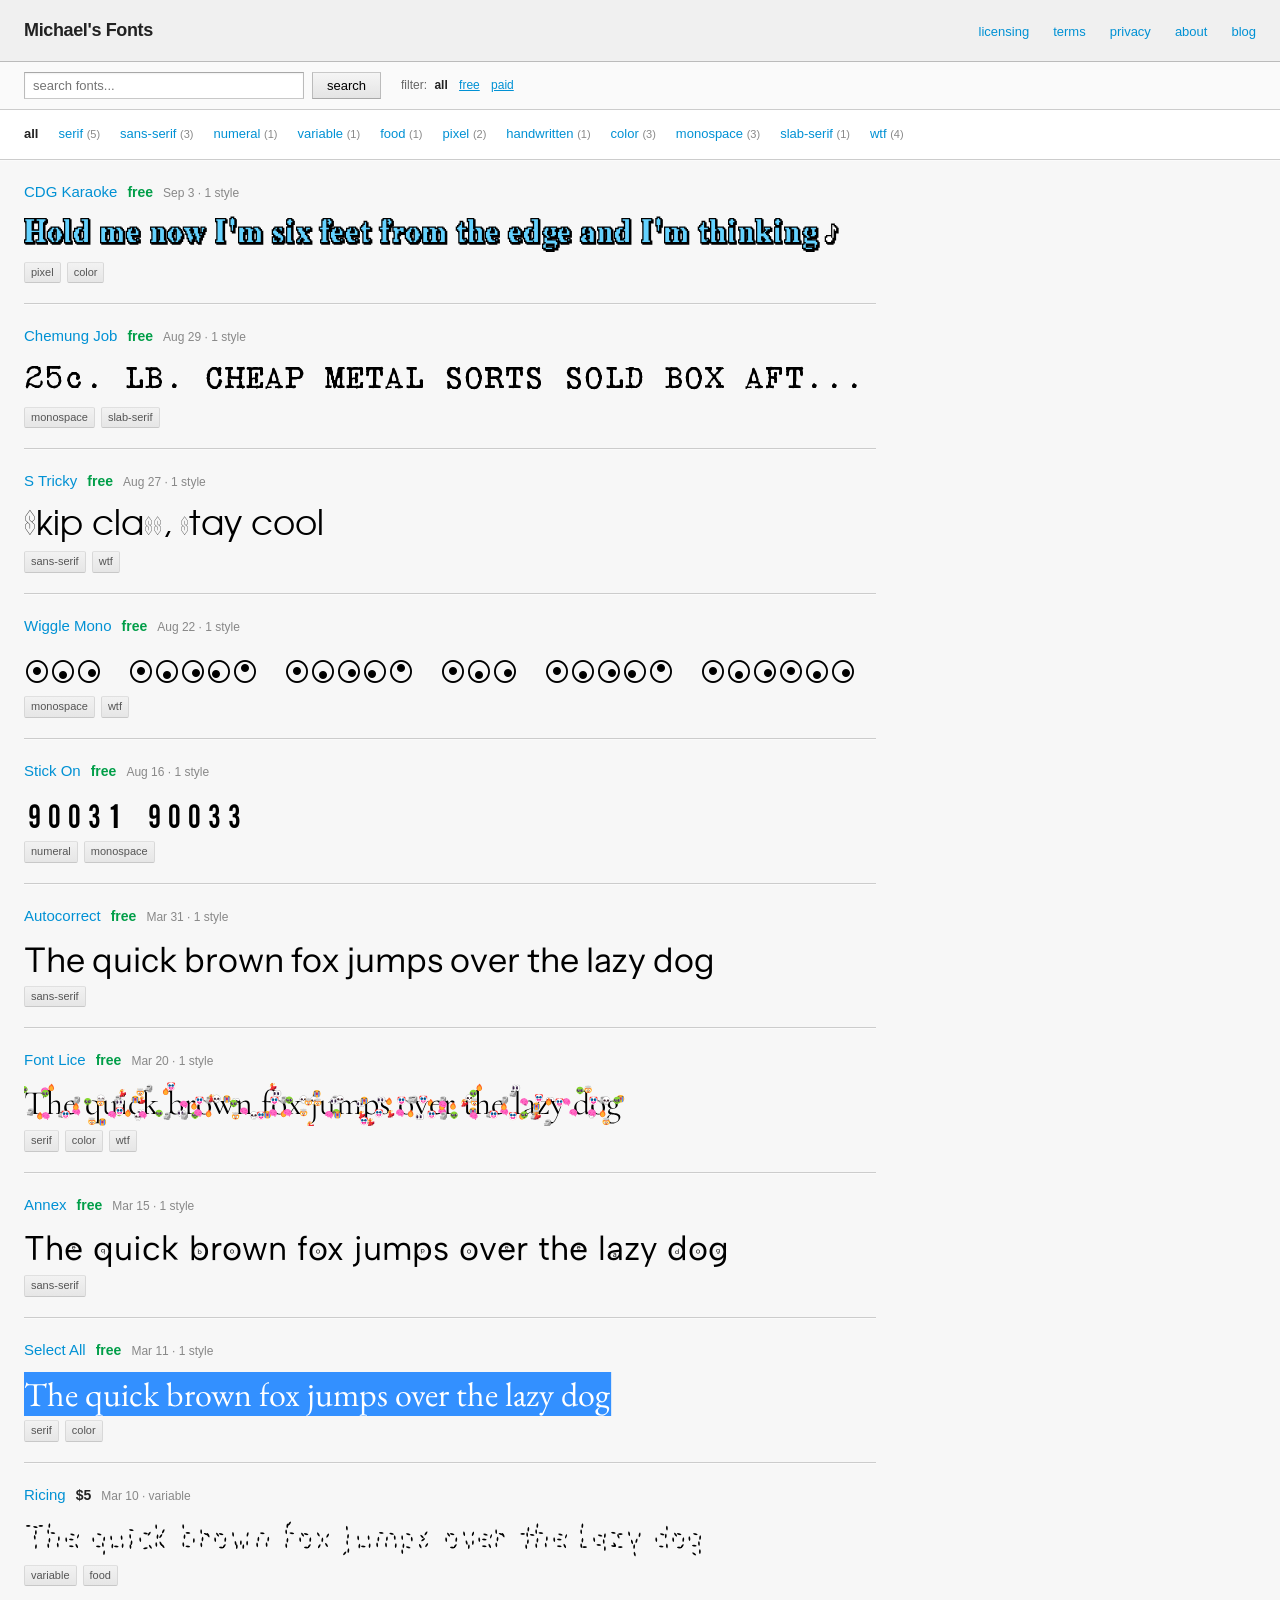
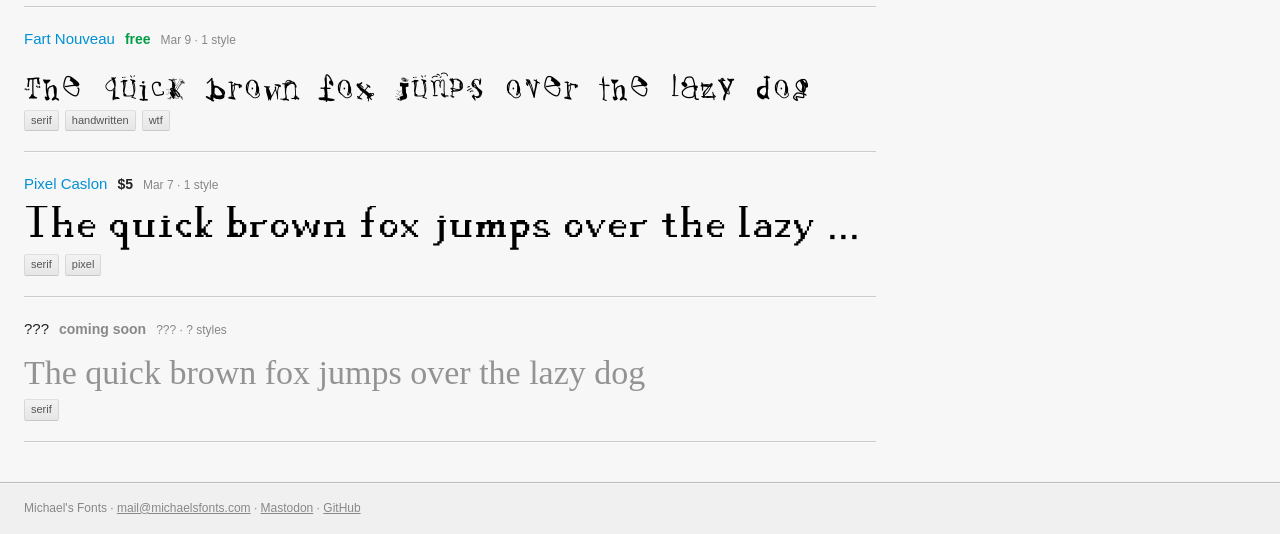
<file: index.html>
<!DOCTYPE html>
<html lang="en"><head>
<meta charset="UTF-8">
<meta name="viewport" content="width=device-width, initial-scale=1.0">
<meta name="format-detection" content="telephone=no, date=no, address=no, email=no">
<title>Michael's Fonts</title>
<meta name="description" content="Browse, preview, and buy fonts from Michael's Fonts. No accounts required. Fonts delivered by email after purchase.">
<link rel="stylesheet" href="style.css">
</head>
<body>

<div class="header">
  <h1><a href="index.html">Michael's Fonts</a></h1>
  <nav>
    <a href="licensing/">licensing</a>
    <a href="terms/">terms</a>
    <a href="privacy/">privacy</a>
    <a href="about/">about</a>
    <a href="blog/">blog</a>
  </nav>
</div>

<div class="search-bar">
  <input type="text" placeholder="search fonts..." id="searchInput">
  <button onclick="filterFonts()">search</button>
  <div class="filter-links">
    filter:
    <a href="#" data-price="all" onclick="filterByPrice('all'); return false;">all</a>
    <a href="#" data-price="free" onclick="filterByPrice('free'); return false;">free</a>
    <a href="#" data-price="paid" onclick="filterByPrice('paid'); return false;">paid</a>
  </div>
</div>

<div class="categories" id="categories"></div>

<div class="listings" id="listings">
  </div>

<div class="detail-overlay" id="detailOverlay" onclick="if(event.target===this)closeDetail()">
  <div class="detail-panel" id="detailPanel">
  </div>
</div>

<div class="footer">
  Michael's Fonts · <a href="mailto:mail@michaelsfonts.com">mail@michaelsfonts.com</a> · <a rel="me" href="https://typo.social/@michaelsfonts">Mastodon</a> · <a href="https://github.com/michaelsfonts">GitHub</a>
</div>

<script>
const fonts = [
  {
    name: "CDG Karaoke",
    designer: "Michael Seh",
    family: "'CDG Karaoke', 'Times New Roman', serif",
    category: "pixel",
    price: 0,
    license: "SIL Open Font License 1.1",
    styles: 1,
    variable: false,
    date: "Sep 3",
    desc: "The words on an old karaoke screen, turned into a font. White until you sing them, then they fill in, one word at a time, the way the machine paints the line. The demo plays a line from <a href='https://www.youtube.com/watch?v=qnkuBUAwfe0&amp;t=47s'>Creed, One Last Breath</a>.",
    tags: ["pixel", "color"],
    previewText: "Hold me now I'm six feet from the edge and I'm thinking ♪",
    inputDefault: "Hold me now I'm six feet from the edge and I'm thinking",
    sync: [{ w: 3, ms: 2610 }, { w: 9, ms: 5000 }],
    karaoke: true
  },
  {
    name: "Chemung Job",
    designer: "Michael Seh",
    family: "'Chemung Job', monospace",
    category: "monospace",
    price: 0,
    license: "SIL Open Font License 1.1",
    styles: 1,
    variable: false,
    date: "Aug 29",
    desc: "A monospaced slab serif traced from a printed 12 point Monotype job-type specimen sold by the Chemung Printing Company of Elmira, N.Y. The source was a partial showing, so the face has only the 49 characters that specimen printed.",
    tags: ["monospace", "slab-serif"],
    previewText: "25c. LB. CHEAP METAL SORTS SOLD BOX AFTER BOX",
    inputDefault: "25c. LB. CHEAP METAL SORTS SOLD BOX AFTER BOX",
    charset: ' "#$%&-.012356789:;ABCDEFGHIJKLMNOPQRSTUVWXabcdefg',
    buyLink: "https://michaelsfonts.com/downloads/ChemungJob-0.001.zip",
    buyNote: "Includes Regular · OTF + TTF + WOFF2 + WOFF · Desktop + web use · SIL OFL · <a href='https://github.com/michaelsfonts/Chemung-Job'>source on GitHub</a>"
  },
  {
    name: "S Tricky",
    designer: "Michael Seh",
    family: "'S Tricky', sans-serif",
    category: "sans-serif",
    price: 0,
    license: "SIL Open Font License 1.1",
    styles: 1,
    variable: false,
    date: "Aug 27",
    desc: "The Super S, a letter of sorts, has no known single author. Although it may well have been my friend Mattias, who first showed it to me in elementary school and is, as far as I'm concerned, the author.",
    tags: ["sans-serif", "wtf"],
    previewText: "Skip class, stay cool",
    inputDefault: "Skip class, stay cool",
    buyLink: "https://michaelsfonts.com/downloads/S-Tricky-1.0.0.zip",
    buyNote: "Includes Regular · TTF + WOFF2 + WOFF · Desktop + web use · SIL OFL · <a href='https://github.com/michaelsfonts/S-Tricky'>source on GitHub</a>"
  },
  {
    name: "Wiggle Mono",
    designer: "Michael Seh",
    family: "'Wiggle Mono', monospace",
    category: "monospace",
    price: 0,
    license: "SIL Open Font License 1.1",
    styles: 1,
    variable: false,
    date: "Aug 22",
    desc: "All eyes. Type a few in a row and the pupil looks around as it goes.",
    tags: ["monospace", "wtf"],
    noAutocorrect: true,
    buyLink: "https://michaelsfonts.com/downloads/WiggleMono-1.000.zip",
    buyNote: "Includes Regular · OTF + TTF + WOFF2 + WOFF · Desktop + web use · SIL OFL · <a href='https://github.com/michaelsfonts/Wiggle-Mono'>source on GitHub</a>"
  },
  {
    name: "Stick On",
    designer: "Michael Seh",
    family: "'Stick On', monospace",
    category: "numeral",
    price: 0,
    license: "SIL Open Font License 1.1",
    styles: 1,
    variable: false,
    date: "Aug 16",
    desc: "The stick-on vinyl numbers from the hardware store, turned into a font. A numeral font, 0–9. Monospaced, one slot per digit. Skinny 1, fat 8, same box.",
    tags: ["numeral", "monospace"],
    buyLink: "https://michaelsfonts.com/downloads/StickOn-v4.000.zip",
    buyNote: "Numerals 0–9 · OTF + TTF + WOFF2 + WOFF · Desktop + web use · SIL OFL · <a href='https://github.com/michaelsfonts/Stick-On'>source on GitHub</a>"
  },
  {
    name: "Autocorrect",
    designer: "Michael Seh",
    family: "'Autocorrect', sans-serif",
    category: "sans-serif",
    price: 0,
    license: "SIL Open Font License 1.1",
    styles: 1,
    variable: false,
    date: "Mar 31",
    desc: "A font that fixes your spelling. Try typing: definately, recieve, accomodate",
    tags: ["sans-serif"],
    noAutocorrect: true,
    buyLink: "https://michaelsfonts.com/downloads/Autocorrect.zip",
    buyNote: "Includes Regular · TTF + WOFF2 · Desktop + web use · SIL OFL"
  },
  {
    name: "Font Lice",
    designer: "Michael Seh",
    family: "'Font Lice', serif",
    category: "serif",
    price: 0,
    license: "SIL Open Font License 1.1",
    styles: 1,
    variable: false,
    date: "Mar 20",
    desc: "A display serif with an infestation. Small emoji icons attach themselves to letterforms at their most structurally vulnerable points. Hairline strokes, serif tips, terminals, and curve junctions all become host sites for digital organisms.",
    tags: ["serif", "color", "wtf"],
    buyLink: "https://michaelsfonts.com/downloads/FontLice-v1.0.zip",
    buyNote: "Includes Regular \u00b7 OTF + WOFF2 \u00b7 Desktop + web use \u00b7 SIL OFL"
  },
  {
    name: "Annex",
    designer: "Michael Seh",
    family: "'Annex', sans-serif",
    category: "sans-serif",
    price: 0,
    license: "SIL Open Font License 1.1",
    styles: 1,
    variable: false,
    date: "Mar 15",
    desc: "Some letters contain tiny versions of themselves.",
    tags: ["sans-serif"],
    buyLink: "https://michaelsfonts.com/downloads/Annex-v1.0.zip",
    buyNote: "Includes Regular · OTF + WOFF · Desktop + web use · SIL OFL"
  },
  {
    name: "Select All",
    designer: "Michael Seh",
    family: "'Select All', serif",
    category: "serif",
    price: 0,
    license: "SIL Open Font License 1.1",
    styles: 1,
    variable: false,
    date: "Mar 11",
    desc: "A color font based on EB Garamond where every glyph appears permanently text-selected. White letterforms on blue highlight rectangles.",
    tags: ["serif", "color"],
    buyLink: "https://michaelsfonts.com/downloads/SelectAll-v1.2.zip",
    buyNote: "Includes Regular \u00b7 TTF + WOFF2 \u00b7 Desktop + web use \u00b7 SIL OFL"
  },
  {
    name: "Ricing",
    designer: "Michael's Fonts",
    family: "'Ricing', sans-serif",
    category: "food",
    price: 5,
    license: "Proprietary",
    styles: 9,
    variable: true,
    axes: "wght 100\u2013900",
    weightMin: 100,
    weightMax: 900,
    weightDefault: 400,
    date: "Mar 10",
    desc: "Every letter is composed of rice grain tapered ovals.",
    tags: ["food", "variable"],
    buyLink: "https://buy.stripe.com/aFa14o3Mp6iG1vN7IK87K03",
    buyNote: "Includes 9 weights (Thin\u2013Black) \u00b7 Variable OTF + TTF + WOFF2 \u00b7 Desktop + web use"
  },
  {
    name: "Fart Nouveau",
    designer: "Michael Seh",
    family: "'Fart Nouveau', serif",
    category: "serif",
    price: 0,
    license: "SIL Open Font License 1.1",
    styles: 1,
    variable: false,
    date: "Mar 9",
    desc: "Handwritten serif that smells like 1890s Paris.",
    tags: ["serif", "handwritten", "wtf"],
    buyLink: "https://michaelsfonts.com/downloads/Fart-Nouveau.zip",
    buyNote: "Includes Regular · OTF + WOFF2 · Desktop + web use · SIL OFL"
  },
  {
    name: "Pixel Caslon",
    designer: "Michael Seh",
    family: "'Pixel Caslon', serif",
    category: "pixel",
    price: 5,
    license: "Proprietary",
    styles: 1,
    variable: false,
    date: "Mar 7",
    desc: "A display typeface that renders the proportions of William Caslon\u2019s 18th-century Roman types on a visible pixel grid. Every glyph is constructed from filled rectangles aligned to a 64-unit grid on a 1024 UPM canvas. There are no curves or sub-pixel positions. Every contour is a staircase, every serif is a stepped bracket. The result is a font that is unmistakably pixelated yet retains the stroke contrast, oblique stress, and bracketed serifs that define the Caslon style.",
    tags: ["serif", "pixel"],
    buyLink: "https://buy.stripe.com/3cI5kE0Ad22qeizd3487K02",
    buyNote: "Includes Regular \u00b7 TTF + WOFF2 \u00b7 Desktop + web use"
  },
  {
    name: "???",
    designer: "Michael's Fonts",
    family: "serif",
    category: "serif",
    price: 0,
    license: "?",
    styles: "?",
    variable: false,
    date: "???",
    desc: "Something new is in the works. Stay tuned.",
    tags: ["serif"],
    comingSoon: true
  },
];

const previewText = "The quick brown fox jumps over the lazy dog";

const laZipCodes = ["90012", "90013", "90014", "90015", "90021", "90026", "90027", "90029", "90039", "90057", "90005", "90006", "90010", "90020", "90031", "90033"];
function randomZips(n) {
  return [...laZipCodes].sort(() => Math.random() - 0.5).slice(0, n).join("  ");
}
(function () {
  const stickOn = fonts.find(f => f.name === "Stick On");
  if (stickOn) {
    stickOn.previewText = randomZips(2);
    stickOn.inputDefault = randomZips(1);
  }
})();

let currentFilter = { category: 'all', price: 'all', search: '' };

function renderListings() {
  const container = document.getElementById('listings');
  const filtered = fonts.filter(f => {
    if (currentFilter.category === 'variable' && !f.variable) return false;
    if (currentFilter.category !== 'all' && currentFilter.category !== 'variable' && f.category !== currentFilter.category && !f.tags.includes(currentFilter.category)) return false;
    if (currentFilter.price === 'free' && (f.price > 0 || f.comingSoon)) return false;
    if (currentFilter.price === 'paid' && (f.price === 0 || f.comingSoon)) return false;
    if (currentFilter.search) {
      const q = currentFilter.search.toLowerCase();
      if (!f.name.toLowerCase().includes(q) && !f.tags.some(t => t.toLowerCase() === q) && f.category.toLowerCase() !== q) return false;
    }
    return true;
  });

  if (filtered.length === 0) {
    container.innerHTML = '<div style="padding:24px;color:#888;">no fonts found.</div>';
    return;
  }

  container.innerHTML = filtered.map((f, i) => `
    <div class="listing${f.comingSoon ? ' coming-soon' : ''}" data-index="${fonts.indexOf(f)}"${f.comingSoon ? '' : ` onclick="openDetail(${fonts.indexOf(f)})"`}>
      <div class="listing-top">
        <div class="listing-title">${f.comingSoon ? f.name : `<a href="#" onclick="event.stopPropagation(); openDetail(${fonts.indexOf(f)}); return false;">${f.name}</a>`}</div>
        ${f.comingSoon ? '<div class="listing-soon">coming soon</div>' : (f.draft ? '<div class="listing-draft">draft</div>' : (f.price === 0 ? '<div class="listing-free">free</div>' : '<div class="listing-price">$' + f.price + '</div>'))}
        <div class="listing-meta">${f.date} &middot; ${f.comingSoon ? '? styles' : (f.variable ? 'variable' : f.styles + ' style' + (f.styles > 1 ? 's' : ''))}</div>
      </div>
      <div class="listing-preview${f.karaoke ? ' cdg-preview' : ''}" style="font-family: ${f.family};${f.comingSoon ? ' opacity:0.4;' : ''}">${f.previewText || previewText}</div>
      <div class="listing-tags">
        ${[...f.tags].sort((a, b) => {
          const priority = ['serif', 'sans-serif', 'variable'];
          const ai = priority.indexOf(a), bi = priority.indexOf(b);
          if (ai !== -1 && bi !== -1) return ai - bi;
          if (ai !== -1) return -1;
          if (bi !== -1) return 1;
          return 0;
        }).map(t => `<a href="#" class="tag" onclick="event.stopPropagation(); filterByTag('${t}'); return false;">${t}</a>`).join('')}
      </div>
    </div>
  `).join('');
}

function filterByCategory(cat) {
  currentFilter.category = cat;
  if (cat === 'all') {
    currentFilter.price = 'all';
    updatePriceLinks();
  }
  renderCategories();
  renderListings();
}

function filterByPrice(p) {
  currentFilter.price = p;
  if (p === 'all') {
    currentFilter.category = 'all';
    renderCategories();
  }
  updatePriceLinks();
  renderListings();
}

function filterByTag(tag) {
  currentFilter.search = tag;
  currentFilter.category = 'all';
  currentFilter.price = 'all';
  document.getElementById('searchInput').value = tag;
  renderCategories();
  updatePriceLinks();
  renderListings();
}

function filterFonts() {
  currentFilter.search = document.getElementById('searchInput').value.trim();
  renderListings();
}

function renderCategories() {
  const container = document.getElementById('categories');
  const counts = {};
  fonts.forEach(f => {
    counts[f.category] = (counts[f.category] || 0) + 1;
    f.tags.forEach(t => { if (t !== f.category && t !== 'free') counts[t] = (counts[t] || 0) + 1; });
  });
  const categoryOrder = ['serif', 'sans-serif', 'numeral', 'variable', 'food', 'pixel', 'handwritten', 'fun', 'mashup'];
  const orderedCats = categoryOrder.filter(cat => counts[cat]);
  Object.keys(counts).forEach(cat => { if (!orderedCats.includes(cat)) orderedCats.push(cat); });
  container.innerHTML = '<a href="#" class="' + (currentFilter.category === 'all' ? 'active' : '') + '" onclick="filterByCategory(\'all\'); return false;">all</a>' +
    orderedCats.map(cat =>
      '<a href="#" class="' + (currentFilter.category === cat ? 'active' : '') + '" onclick="filterByCategory(\'' + cat + '\'); return false;">' + cat + ' <span class="count">(' + counts[cat] + ')</span></a>'
    ).join('');
}

function updatePriceLinks() {
  document.querySelectorAll('.filter-links a[data-price]').forEach(a => {
    a.classList.toggle('active', a.dataset.price === currentFilter.price);
  });
}

document.getElementById('searchInput').addEventListener('keydown', (e) => {
  if (e.key === 'Enter') filterFonts();
});

function openKaraoke(f) {
  const panel = document.getElementById('detailPanel');
  const ph = f.inputDefault || '';
  panel.innerHTML = `
    <a href="#" class="back-link" onclick="closeDetail(); return false;">← back to fonts</a>
    <h2>${f.name}</h2>${f.draft ? '<span class="detail-draft">draft</span>' : ''}
    <div class="detail-designer">${f.license} &middot; color</div>
    <div class="kbox" id="kbox">
      <div class="kline" id="kline"><span class="kcursor" id="kcursor">♪</span></div>
      <div class="khint" id="khint"></div>
      <input class="k-sr" id="kInput" autocomplete="off" autocorrect="off" autocapitalize="characters" spellcheck="false" inputmode="text" aria-label="Type to preview">
    </div>
    <div class="variable-controls">
      <label>
        <b>Sing</b>
        <input type="range" id="wipeSlider" min="0" max="100" value="100">
        <span class="val" id="wipeVal">100</span>
      </label>
      <button type="button" id="kPlay" class="kplay">▶ play</button>
    </div>
    <div class="detail-info">
      ${f.desc}<br><br>
      <span>Category:</span> ${f.category}<br>
      <span>Type:</span> color (2 palettes)<br>
      <span>License:</span> ${f.license}<br>
      <span>Tags:</span> ${f.tags.join(', ')}
    </div>
    <div class="buy-section">
      <a href="downloads/CDGKaraoke-1.000.zip" class="buy-btn free">Download free ↓</a>
    </div>
    <div style="font-size: 12px; color: #888; margin-top: 8px;">Includes Regular · OTF + TTF + WOFF2 + WOFF · Desktop + web use · SIL OFL · <a href="https://github.com/michaelsfonts/CDG-Karaoke">source on GitHub</a></div>
  `;
  initKaraoke(f);
  document.getElementById('detailOverlay').classList.add('active');
  document.body.style.overflow = 'hidden';
}

function initKaraoke(f) {
  const input = document.getElementById('kInput');
  const line = document.getElementById('kline');
  const cursor = document.getElementById('kcursor');
  const hint = document.getElementById('khint');
  const kbox = document.getElementById('kbox');
  const slider = document.getElementById('wipeSlider');
  const wipeVal = document.getElementById('wipeVal');
  const playBtn = document.getElementById('kPlay');
  const NOTES = ["♩", "♪", "♫", "♬"];
  let ni = 1;
  if (window._kTimer) clearInterval(window._kTimer);
  window._kTimer = setInterval(function () { ni = (ni + 1) % NOTES.length; cursor.textContent = NOTES[ni]; }, 480);

  function chars() { return line.querySelectorAll('.kch'); }

  function paint(sung) {
    const c = chars(), n = c.length;
    const b = Math.max(0, Math.min(n, Math.round(sung)));
    for (let i = 0; i < n; i++) c[i].classList.toggle('unsung', i >= b);
    if (b >= n) line.appendChild(cursor);
    else line.insertBefore(cursor, c[b]);
  }

  function scrub() {
    stop();
    const n = chars().length;
    paint(((+slider.value) / 100) * n);
  }

  function words() {
    const v = input.value, w = [];
    let i = 0;
    while (i < v.length) {
      while (i < v.length && v[i] === ' ') i++;
      if (i >= v.length) break;
      const s = i;
      while (i < v.length && v[i] !== ' ') i++;
      w.push([s, i]);
    }
    return w;
  }

  function stop() { if (window._kRaf) { cancelAnimationFrame(window._kRaf); window._kRaf = 0; } playBtn.textContent = "▶ play"; }

  function syllables(word) {
    const m = word.toLowerCase().replace(/[^a-z]/g, '').match(/[aeiouy]+/g);
    return Math.max(1, m ? m.length : 1);
  }

  function play() {
    const w = words(), n = chars().length, v = input.value;
    if (!w.length) return;
    const PER_SYL = 400;
    let dur;
    const segTotal = f.sync ? f.sync.reduce((a, s) => a + s.w, 0) : -1;
    if (f.sync && segTotal === w.length) {
      dur = [];
      let wi = 0;
      for (const s of f.sync) {
        let tot = 0; const syl = [];
        for (let k = 0; k < s.w; k++) { const y = syllables(v.slice(w[wi + k][0], w[wi + k][1])); syl.push(y); tot += y; }
        for (let k = 0; k < s.w; k++) dur.push(s.ms * syl[k] / tot);
        wi += s.w;
      }
    } else {
      dur = w.map(seg => syllables(v.slice(seg[0], seg[1])) * PER_SYL);
    }
    const start = []; let acc = 0;
    for (let i = 0; i < w.length; i++) { start.push(acc); acc += dur[i]; }
    const total = acc, t0 = performance.now();
    playBtn.textContent = "■ stop";
    (function step(now) {
      const t = now - t0;
      if (t >= total) { paint(n); slider.value = 100; wipeVal.textContent = 100; stop(); return; }
      let wi = 0; while (wi < w.length - 1 && t >= start[wi + 1]) wi++;
      const seg = w[wi], frac = Math.min(1, (t - start[wi]) / dur[wi]);
      const sung = seg[0] + frac * (seg[1] - seg[0]);
      paint(sung);
      slider.value = Math.round(sung / n * 100); wipeVal.textContent = slider.value;
      window._kRaf = requestAnimationFrame(step);
    })(t0);
  }

  function sync() {
    stop();
    const v = input.value;
    const old = chars();
    for (let k = 0; k < old.length; k++) old[k].remove();
    for (let i = 0; i < v.length; i++) {
      const s = document.createElement('span');
      s.className = 'kch'; s.textContent = v[i];
      line.insertBefore(s, cursor);
    }
    hint.style.display = v.length ? 'none' : 'block';
    slider.value = 100; wipeVal.textContent = 100;
    paint(v.length);
  }

  slider.addEventListener('input', function () { wipeVal.textContent = slider.value; scrub(); });
  playBtn.addEventListener('click', function () { if (window._kRaf) stop(); else play(); });
  input.addEventListener('input', sync);
  input.addEventListener('keydown', function (e) { if (e.key === 'Escape') { e.stopPropagation(); input.value = ''; sync(); } });
  kbox.addEventListener('mousedown', function (e) { e.preventDefault(); input.focus(); });
  input.value = f.inputDefault || '';
  sync();
  setTimeout(function () { input.focus(); }, 100);
}

function openDetail(index) {
  const f = fonts[index];
  if (f.comingSoon) return;
  if (f.karaoke) { openKaraoke(f); return; }
  const panel = document.getElementById('detailPanel');
  const ph = f.inputDefault || 'Type something here...';

  panel.innerHTML = `
    <a href="#" class="back-link" onclick="closeDetail(); return false;">← back to fonts</a>
    <h2>${f.name}</h2>
    <div class="detail-designer">${f.license} &middot; ${f.variable ? 'variable' : f.styles + ' style' + (f.styles > 1 ? 's' : '')}</div>
    <div class="detail-preview" id="varPreview" style="font-family: ${f.family};">
      ${f.noAutocorrect
        ? `<div class="detail-preview-input" id="varPreviewInput" contenteditable="true" spellcheck="false" autocorrect="off" autocapitalize="off" data-placeholder="${ph}" style="font-family: ${f.family};" oninput="
          var el=this, sel=window.getSelection(), pos=sel.focusOffset, text=el.textContent;
          el.textContent=text;
          if(text){var range=document.createRange(); range.setStart(el.firstChild,Math.min(pos,text.length)); range.collapse(true); sel.removeAllRanges(); sel.addRange(range);}
        "></div>`
        : `<input class="detail-preview-input" id="varPreviewInput" spellcheck="false" autocorrect="off" autocapitalize="off" autocomplete="off" style="font-family: ${f.family};" value="${ph}" onfocus="if(this.value==='${ph}')this.value=''" onblur="if(!this.value)this.value='${ph}'">`
      }
    </div>
    ${f.variable ? `
    <div class="variable-controls">
      <label>
        <b>Weight</b>
        <input type="range" id="weightSlider" min="${f.weightMin || 100}" max="${f.weightMax || 900}" value="${f.weightDefault || 400}" oninput="
          document.getElementById('varPreview').style.fontWeight = this.value;
          document.getElementById('varPreviewInput').style.fontWeight = this.value;
          document.getElementById('weightVal').textContent = this.value;
        ">
        <span class="val" id="weightVal">${f.weightDefault || 400}</span>
      </label>
    </div>
    ` : ''}
    <div class="detail-info">
      ${f.desc}<br><br>
      <span>Category:</span> ${f.category}<br>
      ${f.variable ? '<span>Type:</span> variable<br><span>Axes:</span> ' + f.axes + '<br>' : '<span>Styles:</span> ' + f.styles + '<br>'}
      <span>License:</span> ${f.license}<br>
      <span>Tags:</span> ${[...f.tags].sort((a, b) => {
          const order = ['serif', 'sans-serif', 'variable', 'food', 'pixel', 'handwritten', 'mashup'];
          const ai = order.indexOf(a), bi = order.indexOf(b);
          if (ai !== -1 && bi !== -1) return ai - bi;
          if (ai !== -1) return -1;
          if (bi !== -1) return 1;
          return 0;
        }).join(', ')}
    </div>
    <div class="buy-section">
      ${f.price === 0
        ? `<a href="${f.buyLink || '#'}" class="buy-btn free"${f.buyLink ? '' : ' onclick="return false;"'}>Download free ↓</a>`
        : `<div class="buy-price">$${f.price}</div><a href="${f.buyLink || '#'}" class="buy-btn"${f.buyLink ? '' : ' onclick="return false;"'}>Buy now →</a>`
      }
    </div>
    ${f.price !== 0 ? `<div style="font-size: 12px; color: #888; margin-top: 8px;">After purchase, I will email you the font files.</div>` : `<div style="font-size: 12px; color: #888; margin-top: 8px;">Click to download the font files directly.</div>`}
    ${f.buyNote ? `<div style="font-size: 12px; color: #888; margin-top: 8px;">${f.buyNote}</div>` : ''}
  `;

  if (f.charset) {
    const inp = document.getElementById('varPreviewInput');
    if (inp) {
      const allowed = f.charset;
      const clean = t => { let o = ''; for (const ch of t) o += allowed.indexOf(ch) >= 0 ? ch : ' '; return o; };
      const isCE = inp.isContentEditable;
      if (isCE) { inp.textContent = clean(inp.textContent); }
      else { inp.value = clean(inp.value); }
      inp.addEventListener('input', () => {
        if (isCE) {
          const sel = window.getSelection(), pos = sel.focusOffset, text = inp.textContent, c = clean(text);
          if (c !== text) {
            inp.textContent = c;
            if (c) { const r = document.createRange(); r.setStart(inp.firstChild, Math.min(pos, c.length)); r.collapse(true); sel.removeAllRanges(); sel.addRange(r); }
          }
        } else {
          const pos = inp.selectionStart, text = inp.value, c = clean(text);
          if (c !== text) { inp.value = c; inp.setSelectionRange(pos, pos); }
        }
      });
    }
  }

  document.getElementById('detailOverlay').classList.add('active');
  document.body.style.overflow = 'hidden';
}

function closeDetail() {
  if (window._kTimer) { clearInterval(window._kTimer); window._kTimer = null; }
  if (window._kRaf) { cancelAnimationFrame(window._kRaf); window._kRaf = 0; }
  document.getElementById('detailOverlay').classList.remove('active');
  document.body.style.overflow = '';
}

document.addEventListener('keydown', (e) => {
  if (e.key === 'Escape' && document.getElementById('detailOverlay').classList.contains('active')) {
    closeDetail();
  }
});

renderCategories();
updatePriceLinks();
renderListings();
</script>

</body></html>
</file>
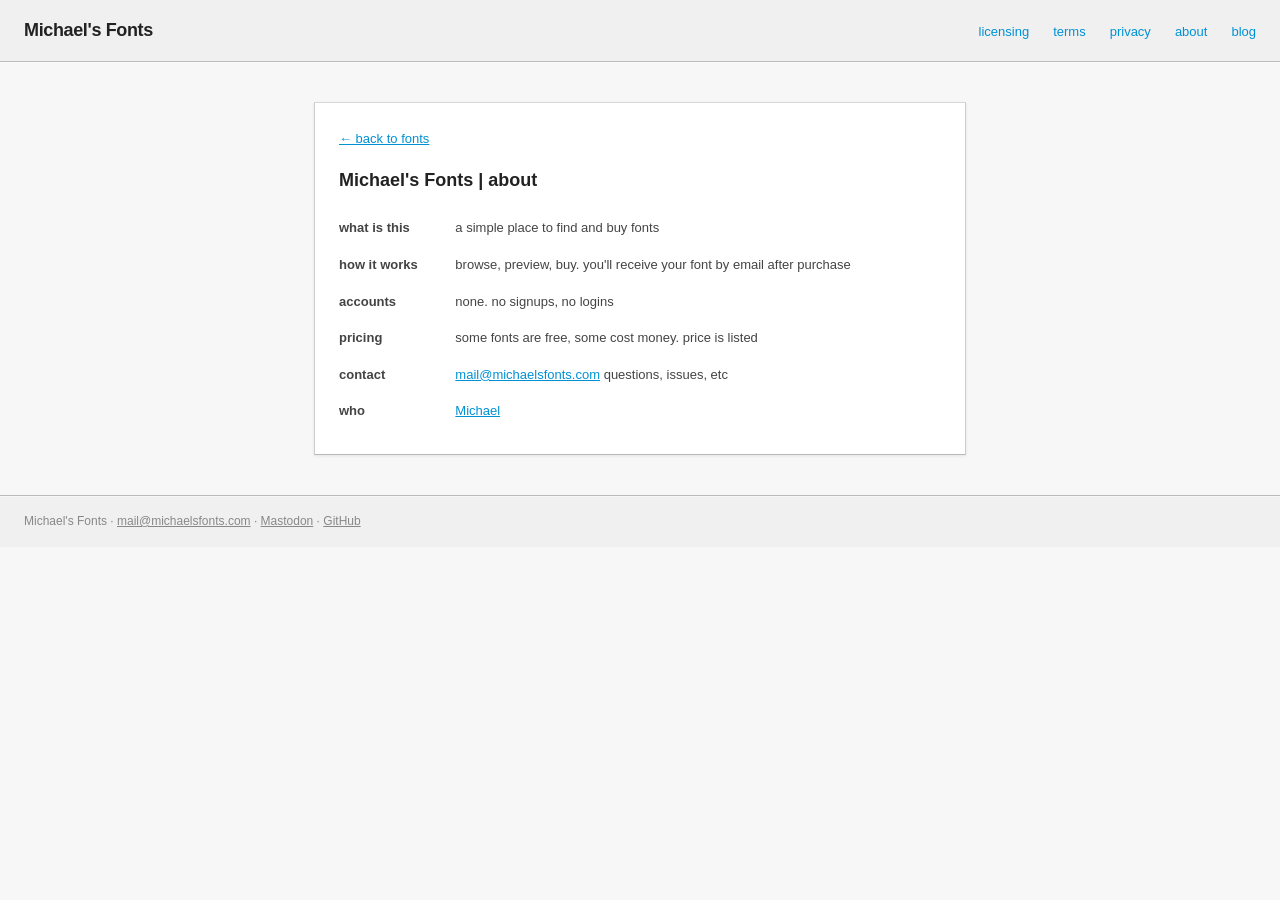
<file: about/index.html>
<!DOCTYPE html>
<html lang="en"><head>
<meta charset="UTF-8">
<meta name="viewport" content="width=device-width, initial-scale=1.0">
<title>About — Michael's Fonts</title>
<meta name="description" content="About Michael's Fonts. Browse, preview, and buy fonts. No accounts required.">
<link rel="stylesheet" href="../style.css">
</head>
<body>

<div class="header">
  <h1><a href="../">Michael's Fonts</a></h1>
  <nav>
    <a href="../licensing/">licensing</a>
    <a href="../terms/">terms</a>
    <a href="../privacy/">privacy</a>
    <a href="../about/">about</a>
    <a href="../blog/">blog</a>
  </nav>
</div>

<div class="page-wrap">
  <div class="page-panel">
    <a href="../" style="font-size: 13px; margin-bottom: 16px; display: inline-block;">← back to fonts</a>
    <h2>Michael's Fonts | about</h2>
    <div style="margin-top: 16px; font-size: 13px; line-height: 2.2; color: #444;">
      <table style="border-collapse: collapse; width: 100%;">
        <tbody><tr>
          <td style="padding: 4px 16px 4px 0; vertical-align: top; white-space: nowrap;"><b>what is this</b></td>
          <td style="padding: 4px 0;">a simple place to find and buy fonts</td>
        </tr>
        <tr>
          <td style="padding: 4px 16px 4px 0; vertical-align: top; white-space: nowrap;"><b>how it works</b></td>
          <td style="padding: 4px 0;">browse, preview, buy. you'll receive your font by email after purchase</td>
        </tr>
        <tr>
          <td style="padding: 4px 16px 4px 0; vertical-align: top; white-space: nowrap;"><b>accounts</b></td>
          <td style="padding: 4px 0;">none. no signups, no logins</td>
        </tr>
        <tr>
          <td style="padding: 4px 16px 4px 0; vertical-align: top; white-space: nowrap;"><b>pricing</b></td>
          <td style="padding: 4px 0;">some fonts are free, some cost money. price is listed</td>
        </tr>
        <tr>
          <td style="padding: 4px 16px 4px 0; vertical-align: top; white-space: nowrap;"><b>contact</b></td>
          <td style="padding: 4px 0;"><a href="mailto:mail@michaelsfonts.com">mail@michaelsfonts.com</a> questions, issues, etc</td>
        </tr>
        <tr>
          <td style="padding: 4px 16px 4px 0; vertical-align: top; white-space: nowrap;"><b>who</b></td>
          <td style="padding: 4px 0;"><a href="https://michaelseh.com/">Michael</a></td>
        </tr>
      </tbody></table>
    </div>
  </div>
</div>

<div class="footer">
  Michael's Fonts · <a href="mailto:mail@michaelsfonts.com">mail@michaelsfonts.com</a> · <a rel="me" href="https://typo.social/@michaelsfonts">Mastodon</a> · <a href="https://github.com/michaelsfonts">GitHub</a>
</div>

</body></html>
</file>
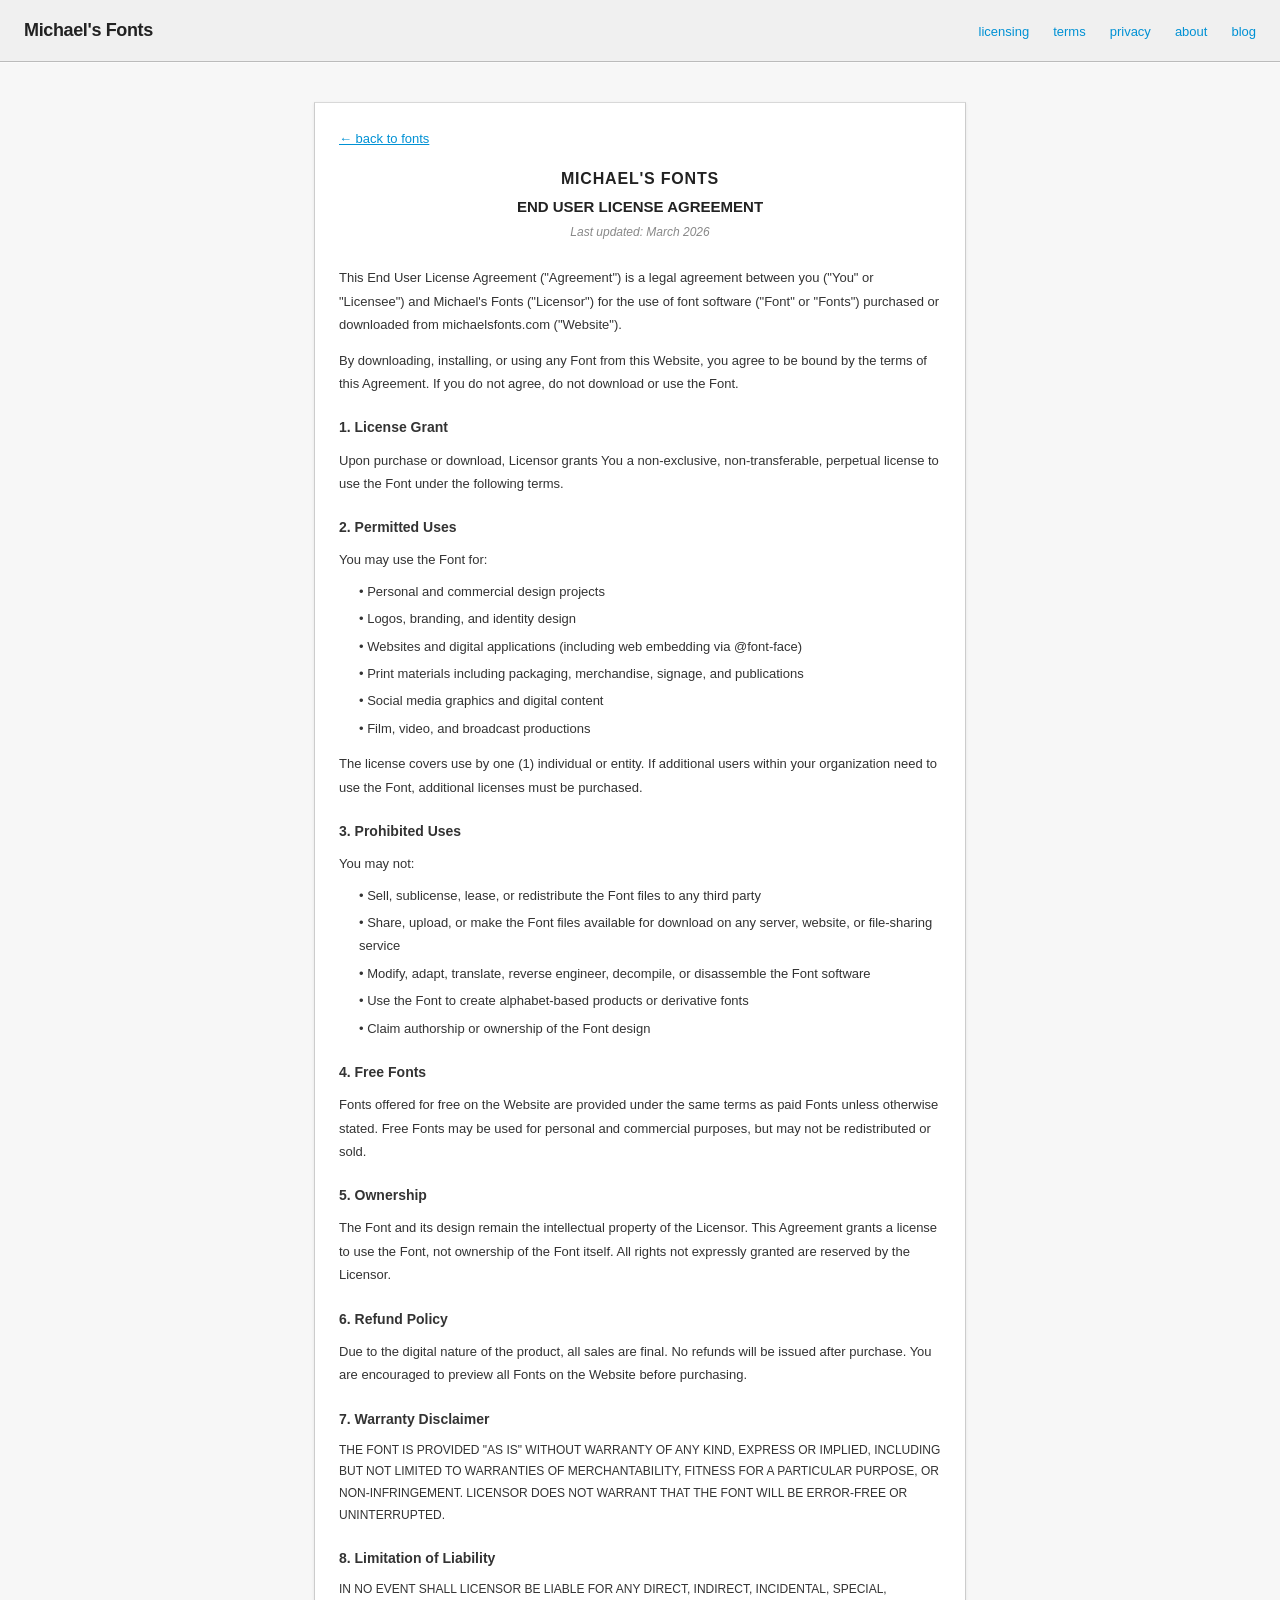
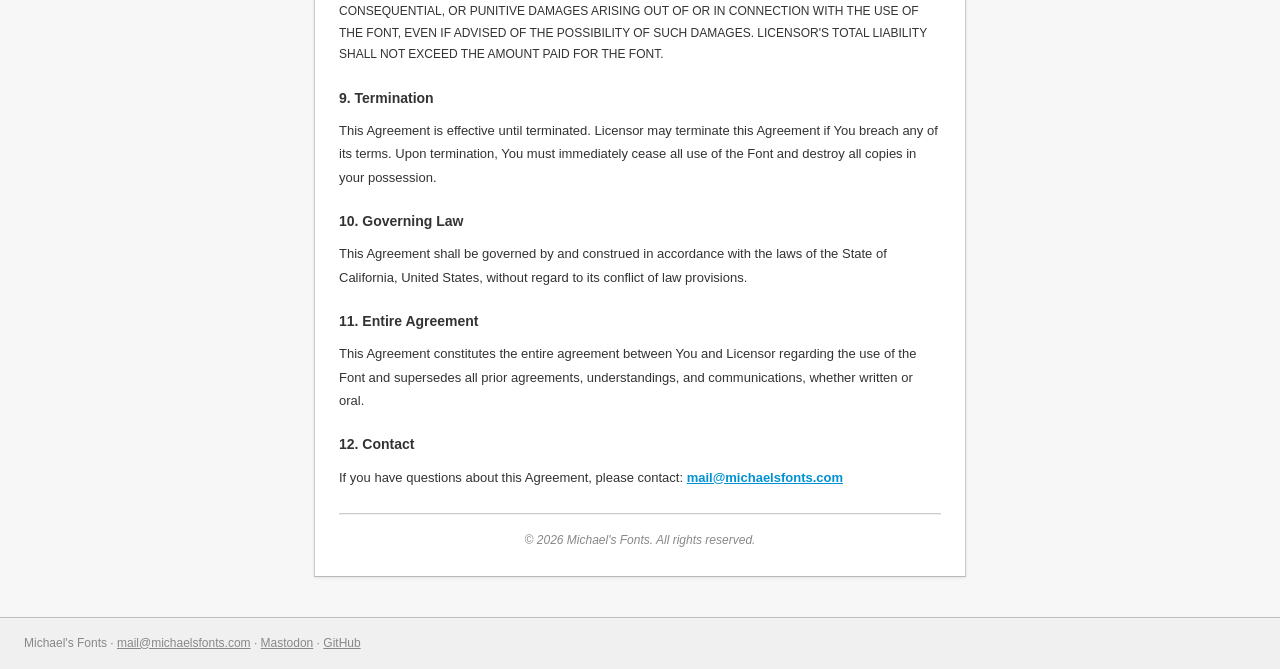
<file: license/index.html>
<!DOCTYPE html>
<html lang="en"><head>
<meta charset="UTF-8">
<meta name="viewport" content="width=device-width, initial-scale=1.0">
<title>End User License Agreement — Michael's Fonts</title>
<meta name="description" content="End User License Agreement for fonts purchased from Michael's Fonts. Covers permitted uses, restrictions, and terms.">
<link rel="stylesheet" href="../style.css">
</head>
<body>

<div class="header">
  <h1><a href="../">Michael's Fonts</a></h1>
  <nav>
    <a href="../licensing/">licensing</a>
    <a href="../terms/">terms</a>
    <a href="../privacy/">privacy</a>
    <a href="../about/">about</a>
    <a href="../blog/">blog</a>
  </nav>
</div>

<div class="page-wrap">
  <div class="page-panel">
    <a href="../" style="font-size: 13px; margin-bottom: 16px; display: inline-block;">← back to fonts</a>
    <h2 style="text-align: center; font-size: 16px; letter-spacing: 0.05em;">MICHAEL'S FONTS</h2>
    <div style="text-align: center; font-size: 15px; font-weight: bold; margin-bottom: 4px;">END USER LICENSE AGREEMENT</div>
    <div style="text-align: center; font-size: 12px; color: #888; margin-bottom: 24px; font-style: italic;">Last updated: March 2026</div>

    <div style="font-size: 13px; line-height: 1.8; color: #333;">
      <p style="margin-bottom: 12px;">This End User License Agreement ("Agreement") is a legal agreement between you ("You" or "Licensee") and Michael's Fonts ("Licensor") for the use of font software ("Font" or "Fonts") purchased or downloaded from michaelsfonts.com ("Website").</p>
      <p style="margin-bottom: 20px;">By downloading, installing, or using any Font from this Website, you agree to be bound by the terms of this Agreement. If you do not agree, do not download or use the Font.</p>

      <p style="font-weight: bold; font-size: 14px; margin-bottom: 8px;">1. License Grant</p>
      <p style="margin-bottom: 20px;">Upon purchase or download, Licensor grants You a non-exclusive, non-transferable, perpetual license to use the Font under the following terms.</p>

      <p style="font-weight: bold; font-size: 14px; margin-bottom: 8px;">2. Permitted Uses</p>
      <p style="margin-bottom: 8px;">You may use the Font for:</p>
      <p style="margin: 0 0 4px 20px;">• Personal and commercial design projects</p>
      <p style="margin: 0 0 4px 20px;">• Logos, branding, and identity design</p>
      <p style="margin: 0 0 4px 20px;">• Websites and digital applications (including web embedding via @font-face)</p>
      <p style="margin: 0 0 4px 20px;">• Print materials including packaging, merchandise, signage, and publications</p>
      <p style="margin: 0 0 4px 20px;">• Social media graphics and digital content</p>
      <p style="margin: 0 0 12px 20px;">• Film, video, and broadcast productions</p>
      <p style="margin-bottom: 20px;">The license covers use by one (1) individual or entity. If additional users within your organization need to use the Font, additional licenses must be purchased.</p>

      <p style="font-weight: bold; font-size: 14px; margin-bottom: 8px;">3. Prohibited Uses</p>
      <p style="margin-bottom: 8px;">You may not:</p>
      <p style="margin: 0 0 4px 20px;">• Sell, sublicense, lease, or redistribute the Font files to any third party</p>
      <p style="margin: 0 0 4px 20px;">• Share, upload, or make the Font files available for download on any server, website, or file-sharing service</p>
      <p style="margin: 0 0 4px 20px;">• Modify, adapt, translate, reverse engineer, decompile, or disassemble the Font software</p>
      <p style="margin: 0 0 4px 20px;">• Use the Font to create alphabet-based products or derivative fonts</p>
      <p style="margin: 0 0 20px 20px;">• Claim authorship or ownership of the Font design</p>

      <p style="font-weight: bold; font-size: 14px; margin-bottom: 8px;">4. Free Fonts</p>
      <p style="margin-bottom: 20px;">Fonts offered for free on the Website are provided under the same terms as paid Fonts unless otherwise stated. Free Fonts may be used for personal and commercial purposes, but may not be redistributed or sold.</p>

      <p style="font-weight: bold; font-size: 14px; margin-bottom: 8px;">5. Ownership</p>
      <p style="margin-bottom: 20px;">The Font and its design remain the intellectual property of the Licensor. This Agreement grants a license to use the Font, not ownership of the Font itself. All rights not expressly granted are reserved by the Licensor.</p>

      <p style="font-weight: bold; font-size: 14px; margin-bottom: 8px;">6. Refund Policy</p>
      <p style="margin-bottom: 20px;">Due to the digital nature of the product, all sales are final. No refunds will be issued after purchase. You are encouraged to preview all Fonts on the Website before purchasing.</p>

      <p style="font-weight: bold; font-size: 14px; margin-bottom: 8px;">7. Warranty Disclaimer</p>
      <p style="margin-bottom: 20px; text-transform: uppercase; font-size: 12px;">The Font is provided "as is" without warranty of any kind, express or implied, including but not limited to warranties of merchantability, fitness for a particular purpose, or non-infringement. Licensor does not warrant that the Font will be error-free or uninterrupted.</p>

      <p style="font-weight: bold; font-size: 14px; margin-bottom: 8px;">8. Limitation of Liability</p>
      <p style="margin-bottom: 20px; text-transform: uppercase; font-size: 12px;">In no event shall Licensor be liable for any direct, indirect, incidental, special, consequential, or punitive damages arising out of or in connection with the use of the Font, even if advised of the possibility of such damages. Licensor's total liability shall not exceed the amount paid for the Font.</p>

      <p style="font-weight: bold; font-size: 14px; margin-bottom: 8px;">9. Termination</p>
      <p style="margin-bottom: 20px;">This Agreement is effective until terminated. Licensor may terminate this Agreement if You breach any of its terms. Upon termination, You must immediately cease all use of the Font and destroy all copies in your possession.</p>

      <p style="font-weight: bold; font-size: 14px; margin-bottom: 8px;">10. Governing Law</p>
      <p style="margin-bottom: 20px;">This Agreement shall be governed by and construed in accordance with the laws of the State of California, United States, without regard to its conflict of law provisions.</p>

      <p style="font-weight: bold; font-size: 14px; margin-bottom: 8px;">11. Entire Agreement</p>
      <p style="margin-bottom: 20px;">This Agreement constitutes the entire agreement between You and Licensor regarding the use of the Font and supersedes all prior agreements, understandings, and communications, whether written or oral.</p>

      <p style="font-weight: bold; font-size: 14px; margin-bottom: 8px;">12. Contact</p>
      <p style="margin-bottom: 20px;">If you have questions about this Agreement, please contact: <a href="mailto:mail@michaelsfonts.com"><b>mail@michaelsfonts.com</b></a></p>

      <div style="border-top: 1px solid #ccc; box-shadow: inset 0 1px 0 #f0f0f0; margin-top: 24px; padding-top: 16px; text-align: center; font-size: 12px; color: #888; font-style: italic;">
        © <script>document.write(new Date().getFullYear())</script> Michael's Fonts. All rights reserved.
      </div>
    </div>
  </div>
</div>

<div class="footer">
  Michael's Fonts · <a href="mailto:mail@michaelsfonts.com">mail@michaelsfonts.com</a> · <a rel="me" href="https://typo.social/@michaelsfonts">Mastodon</a> · <a href="https://github.com/michaelsfonts">GitHub</a>
</div>

</body></html>
</file>
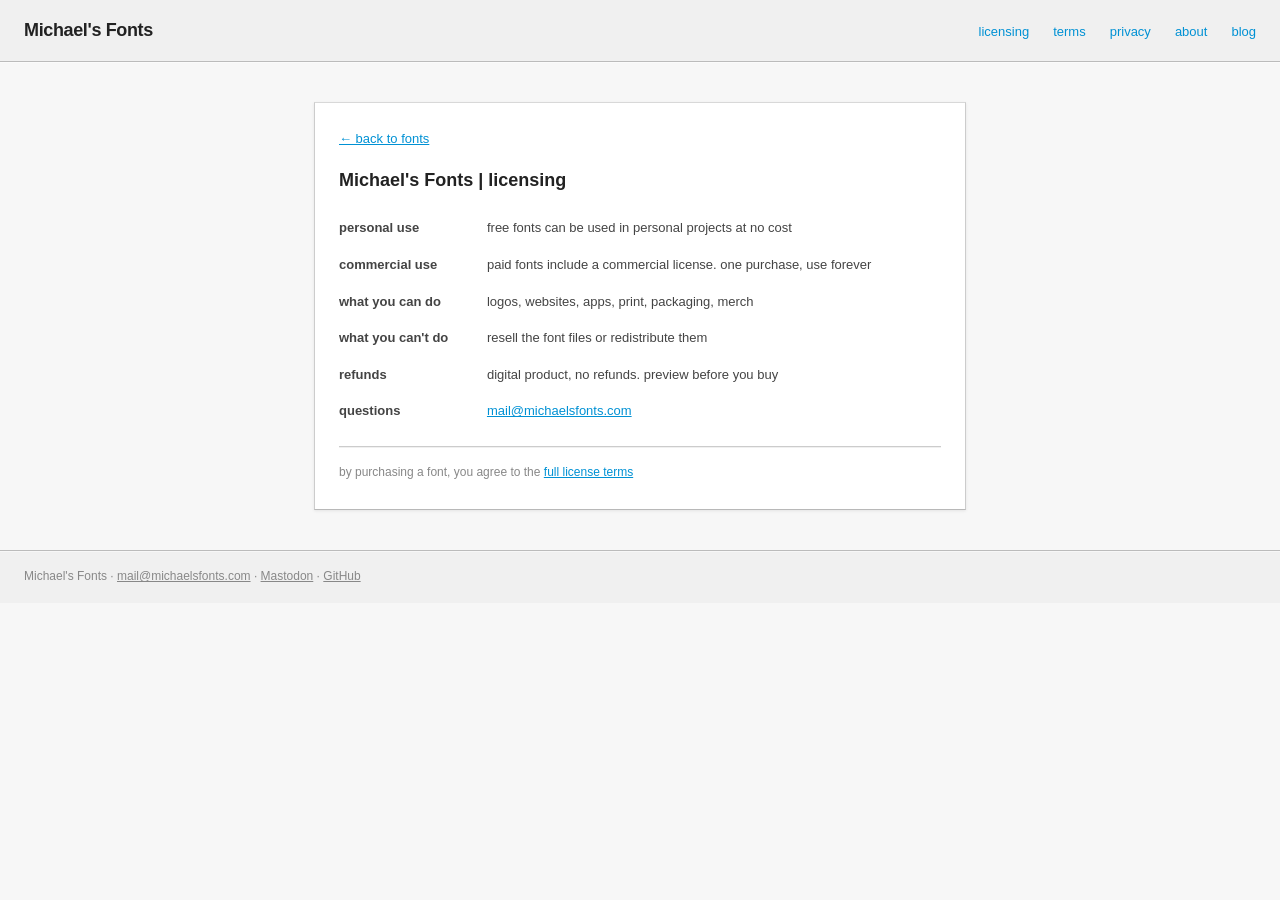
<file: licensing/index.html>
<!DOCTYPE html>
<html lang="en"><head>
<meta charset="UTF-8">
<meta name="viewport" content="width=device-width, initial-scale=1.0">
<title>Licensing — Michael's Fonts</title>
<meta name="description" content="Font licensing at Michael's Fonts. Personal and commercial use, one purchase, use forever.">
<link rel="stylesheet" href="../style.css">
</head>
<body>

<div class="header">
  <h1><a href="../">Michael's Fonts</a></h1>
  <nav>
    <a href="../licensing/">licensing</a>
    <a href="../terms/">terms</a>
    <a href="../privacy/">privacy</a>
    <a href="../about/">about</a>
    <a href="../blog/">blog</a>
  </nav>
</div>

<div class="page-wrap">
  <div class="page-panel">
    <a href="../" style="font-size: 13px; margin-bottom: 16px; display: inline-block;">← back to fonts</a>
    <h2>Michael's Fonts | licensing</h2>
    <div style="margin-top: 16px; font-size: 13px; line-height: 2.2; color: #444;">
      <table style="border-collapse: collapse; width: 100%;">
        <tbody><tr>
          <td style="padding: 4px 16px 4px 0; vertical-align: top; white-space: nowrap;"><b>personal use</b></td>
          <td style="padding: 4px 0;">free fonts can be used in personal projects at no cost</td>
        </tr>
        <tr>
          <td style="padding: 4px 16px 4px 0; vertical-align: top; white-space: nowrap;"><b>commercial use</b></td>
          <td style="padding: 4px 0;">paid fonts include a commercial license. one purchase, use forever</td>
        </tr>
        <tr>
          <td style="padding: 4px 16px 4px 0; vertical-align: top; white-space: nowrap;"><b>what you can do</b></td>
          <td style="padding: 4px 0;">logos, websites, apps, print, packaging, merch</td>
        </tr>
        <tr>
          <td style="padding: 4px 16px 4px 0; vertical-align: top; white-space: nowrap;"><b>what you can't do</b></td>
          <td style="padding: 4px 0;">resell the font files or redistribute them</td>
        </tr>
        <tr>
          <td style="padding: 4px 16px 4px 0; vertical-align: top; white-space: nowrap;"><b>refunds</b></td>
          <td style="padding: 4px 0;">digital product, no refunds. preview before you buy</td>
        </tr>
        <tr>
          <td style="padding: 4px 16px 4px 0; vertical-align: top; white-space: nowrap;"><b>questions</b></td>
          <td style="padding: 4px 0;"><a href="mailto:mail@michaelsfonts.com">mail@michaelsfonts.com</a></td>
        </tr>
      </tbody></table>
      <div style="margin-top: 16px; padding-top: 12px; border-top: 1px solid #ccc; box-shadow: inset 0 1px 0 #f0f0f0; font-size: 12px; color: #888;">
        by purchasing a font, you agree to the <a href="../license/">full license terms</a>
      </div>
    </div>
  </div>
</div>

<div class="footer">
  Michael's Fonts · <a href="mailto:mail@michaelsfonts.com">mail@michaelsfonts.com</a> · <a rel="me" href="https://typo.social/@michaelsfonts">Mastodon</a> · <a href="https://github.com/michaelsfonts">GitHub</a>
</div>

</body></html>
</file>
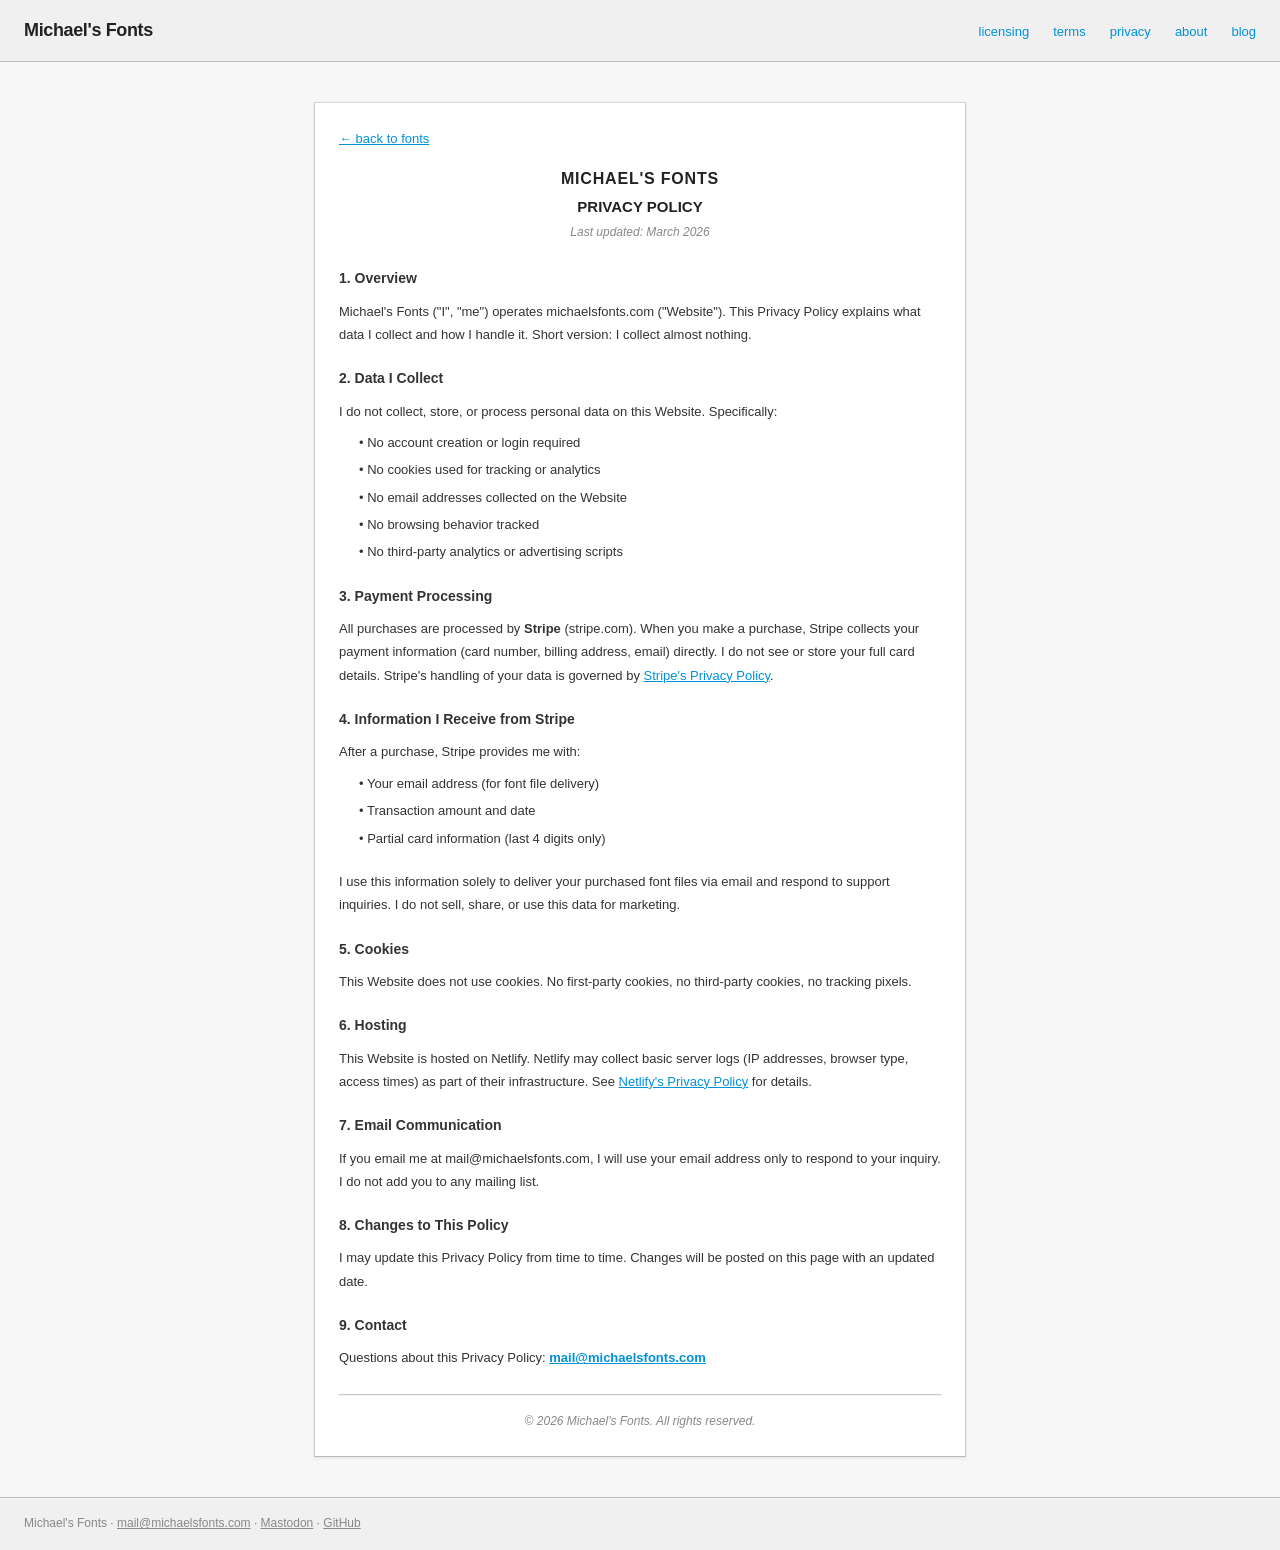
<file: privacy/index.html>
<!DOCTYPE html>
<html lang="en"><head>
<meta charset="UTF-8">
<meta name="viewport" content="width=device-width, initial-scale=1.0">
<title>Privacy Policy — Michael's Fonts</title>
<meta name="description" content="Privacy Policy for Michael's Fonts. No cookies, no analytics. Payments processed by Stripe.">
<link rel="stylesheet" href="../style.css">
</head>
<body>

<div class="header">
  <h1><a href="../">Michael's Fonts</a></h1>
  <nav>
    <a href="../licensing/">licensing</a>
    <a href="../terms/">terms</a>
    <a href="../privacy/">privacy</a>
    <a href="../about/">about</a>
    <a href="../blog/">blog</a>
  </nav>
</div>

<div class="page-wrap">
  <div class="page-panel">
    <a href="../" style="font-size: 13px; margin-bottom: 16px; display: inline-block;">← back to fonts</a>
    <h2 style="text-align: center; font-size: 16px; letter-spacing: 0.05em;">MICHAEL'S FONTS</h2>
    <div style="text-align: center; font-size: 15px; font-weight: bold; margin-bottom: 4px;">PRIVACY POLICY</div>
    <div style="text-align: center; font-size: 12px; color: #888; margin-bottom: 24px; font-style: italic;">Last updated: March 2026</div>

    <div style="font-size: 13px; line-height: 1.8; color: #333;">
      <p style="font-weight: bold; font-size: 14px; margin-bottom: 8px;">1. Overview</p>
      <p style="margin-bottom: 20px;">Michael's Fonts ("I", "me") operates michaelsfonts.com ("Website"). This Privacy Policy explains what data I collect and how I handle it. Short version: I collect almost nothing.</p>

      <p style="font-weight: bold; font-size: 14px; margin-bottom: 8px;">2. Data I Collect</p>
      <p style="margin-bottom: 8px;">I do not collect, store, or process personal data on this Website. Specifically:</p>
      <p style="margin: 0 0 4px 20px;">• No account creation or login required</p>
      <p style="margin: 0 0 4px 20px;">• No cookies used for tracking or analytics</p>
      <p style="margin: 0 0 4px 20px;">• No email addresses collected on the Website</p>
      <p style="margin: 0 0 4px 20px;">• No browsing behavior tracked</p>
      <p style="margin: 0 0 20px 20px;">• No third-party analytics or advertising scripts</p>

      <p style="font-weight: bold; font-size: 14px; margin-bottom: 8px;">3. Payment Processing</p>
      <p style="margin-bottom: 20px;">All purchases are processed by <b>Stripe</b> (stripe.com). When you make a purchase, Stripe collects your payment information (card number, billing address, email) directly. I do not see or store your full card details. Stripe's handling of your data is governed by <a href="https://stripe.com/privacy" target="_blank">Stripe's Privacy Policy</a>.</p>

      <p style="font-weight: bold; font-size: 14px; margin-bottom: 8px;">4. Information I Receive from Stripe</p>
      <p style="margin-bottom: 8px;">After a purchase, Stripe provides me with:</p>
      <p style="margin: 0 0 4px 20px;">• Your email address (for font file delivery)</p>
      <p style="margin: 0 0 4px 20px;">• Transaction amount and date</p>
      <p style="margin: 0 0 20px 20px;">• Partial card information (last 4 digits only)</p>
      <p style="margin-bottom: 20px;">I use this information solely to deliver your purchased font files via email and respond to support inquiries. I do not sell, share, or use this data for marketing.</p>

      <p style="font-weight: bold; font-size: 14px; margin-bottom: 8px;">5. Cookies</p>
      <p style="margin-bottom: 20px;">This Website does not use cookies. No first-party cookies, no third-party cookies, no tracking pixels.</p>

      <p style="font-weight: bold; font-size: 14px; margin-bottom: 8px;">6. Hosting</p>
      <p style="margin-bottom: 20px;">This Website is hosted on Netlify. Netlify may collect basic server logs (IP addresses, browser type, access times) as part of their infrastructure. See <a href="https://www.netlify.com/privacy/" target="_blank">Netlify's Privacy Policy</a> for details.</p>

      <p style="font-weight: bold; font-size: 14px; margin-bottom: 8px;">7. Email Communication</p>
      <p style="margin-bottom: 20px;">If you email me at mail@michaelsfonts.com, I will use your email address only to respond to your inquiry. I do not add you to any mailing list.</p>

      <p style="font-weight: bold; font-size: 14px; margin-bottom: 8px;">8. Changes to This Policy</p>
      <p style="margin-bottom: 20px;">I may update this Privacy Policy from time to time. Changes will be posted on this page with an updated date.</p>

      <p style="font-weight: bold; font-size: 14px; margin-bottom: 8px;">9. Contact</p>
      <p style="margin-bottom: 20px;">Questions about this Privacy Policy: <a href="mailto:mail@michaelsfonts.com"><b>mail@michaelsfonts.com</b></a></p>

      <div style="border-top: 1px solid #ccc; box-shadow: inset 0 1px 0 #f0f0f0; margin-top: 24px; padding-top: 16px; text-align: center; font-size: 12px; color: #888; font-style: italic;">
        © <script>document.write(new Date().getFullYear())</script> Michael's Fonts. All rights reserved.
      </div>
    </div>
  </div>
</div>

<div class="footer">
  Michael's Fonts · <a href="mailto:mail@michaelsfonts.com">mail@michaelsfonts.com</a> · <a rel="me" href="https://typo.social/@michaelsfonts">Mastodon</a> · <a href="https://github.com/michaelsfonts">GitHub</a>
</div>

</body></html>
</file>
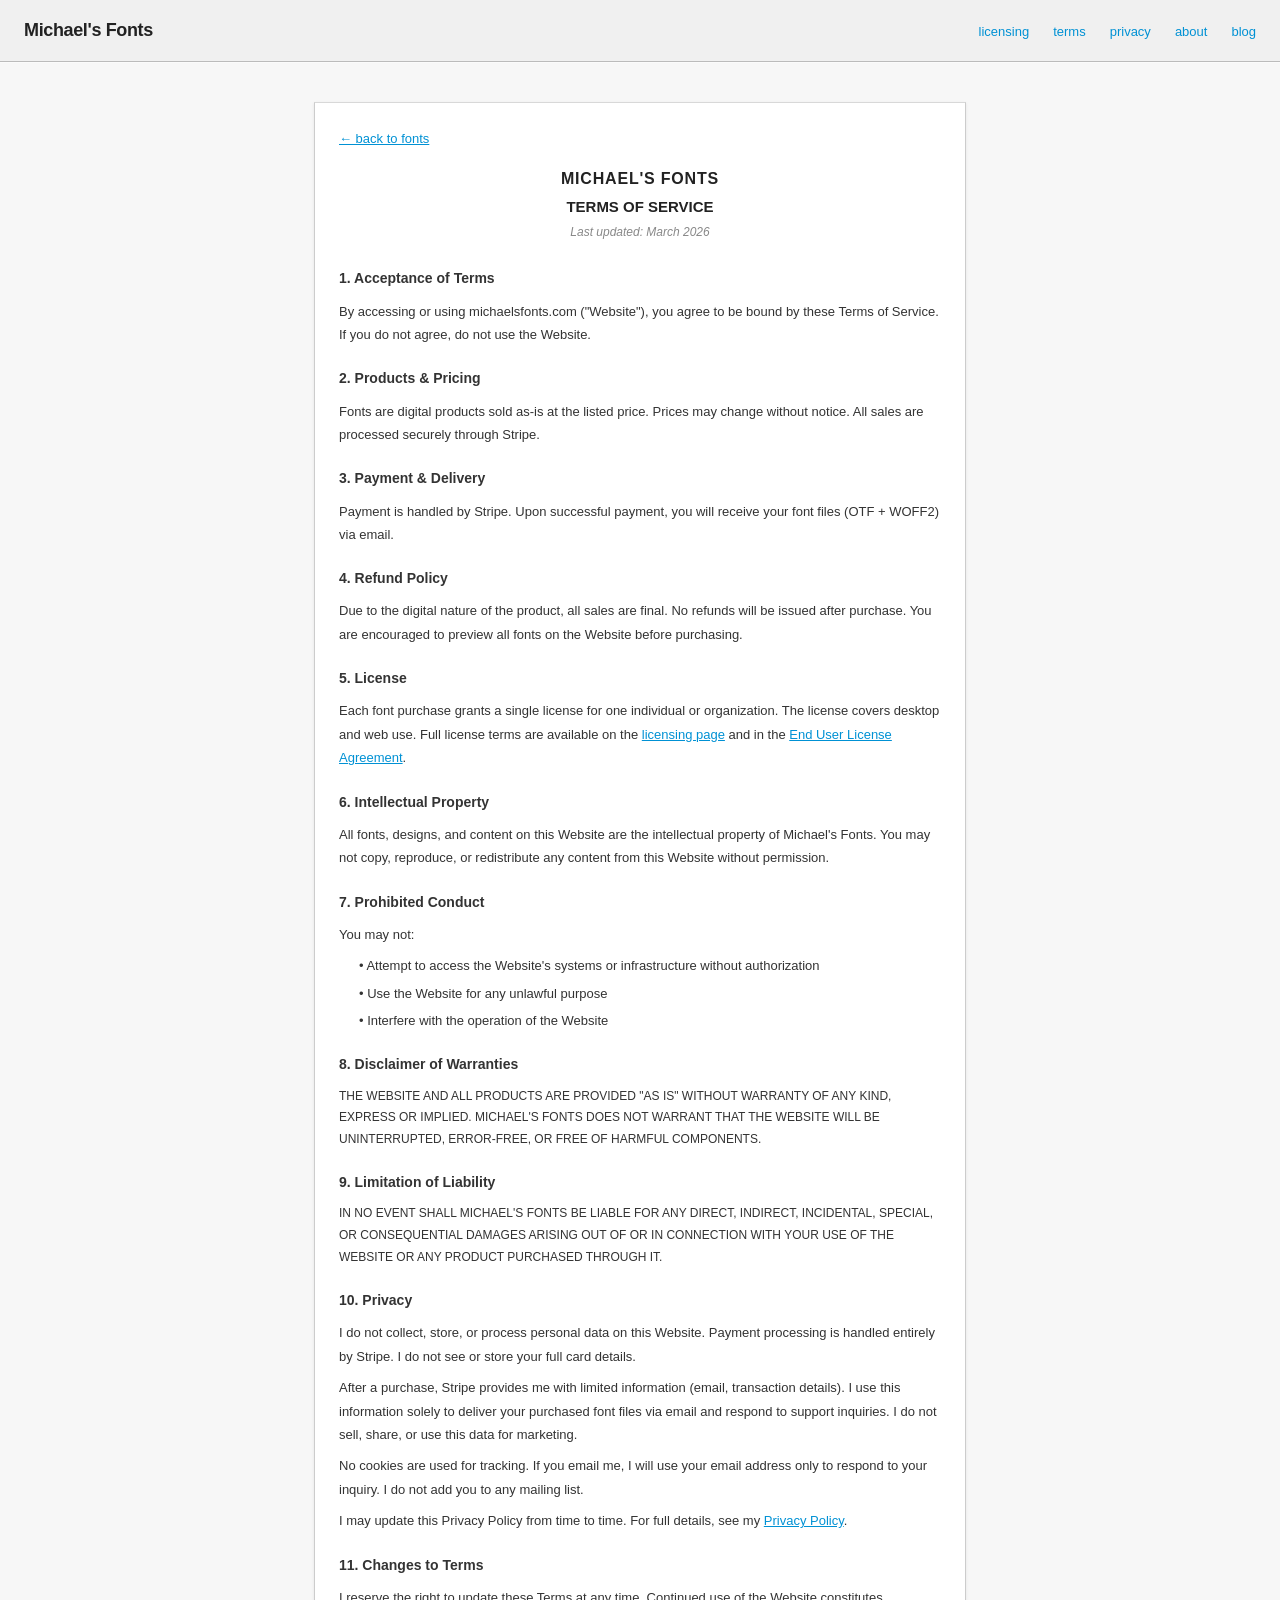
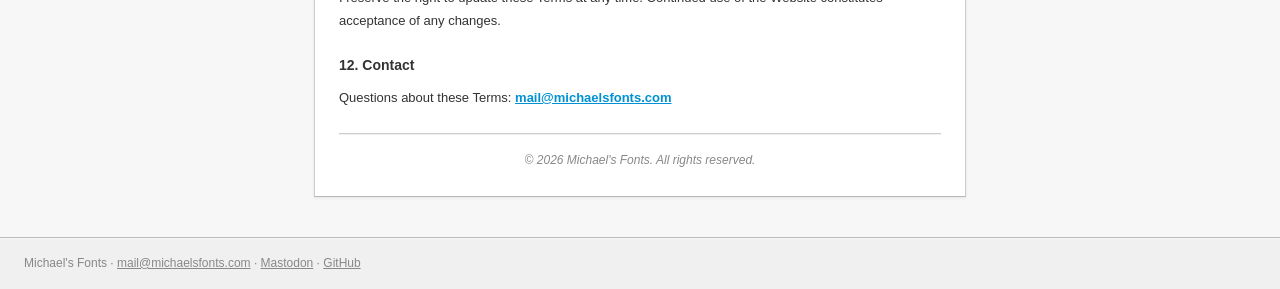
<file: terms/index.html>
<!DOCTYPE html>
<html lang="en"><head>
<meta charset="UTF-8">
<meta name="viewport" content="width=device-width, initial-scale=1.0">
<title>Terms of Service — Michael's Fonts</title>
<meta name="description" content="Terms of Service for Michael's Fonts. Digital font sales, payments by Stripe, fonts delivered via email.">
<link rel="stylesheet" href="../style.css">
</head>
<body>

<div class="header">
  <h1><a href="../">Michael's Fonts</a></h1>
  <nav>
    <a href="../licensing/">licensing</a>
    <a href="../terms/">terms</a>
    <a href="../privacy/">privacy</a>
    <a href="../about/">about</a>
    <a href="../blog/">blog</a>
  </nav>
</div>

<div class="page-wrap">
  <div class="page-panel">
    <a href="../" style="font-size: 13px; margin-bottom: 16px; display: inline-block;">← back to fonts</a>
    <h2 style="text-align: center; font-size: 16px; letter-spacing: 0.05em;">MICHAEL'S FONTS</h2>
    <div style="text-align: center; font-size: 15px; font-weight: bold; margin-bottom: 4px;">TERMS OF SERVICE</div>
    <div style="text-align: center; font-size: 12px; color: #888; margin-bottom: 24px; font-style: italic;">Last updated: March 2026</div>

    <div style="font-size: 13px; line-height: 1.8; color: #333;">
      <p style="font-weight: bold; font-size: 14px; margin-bottom: 8px;">1. Acceptance of Terms</p>
      <p style="margin-bottom: 20px;">By accessing or using michaelsfonts.com ("Website"), you agree to be bound by these Terms of Service. If you do not agree, do not use the Website.</p>

      <p style="font-weight: bold; font-size: 14px; margin-bottom: 8px;">2. Products &amp; Pricing</p>
      <p style="margin-bottom: 20px;">Fonts are digital products sold as-is at the listed price. Prices may change without notice. All sales are processed securely through Stripe.</p>

      <p style="font-weight: bold; font-size: 14px; margin-bottom: 8px;">3. Payment &amp; Delivery</p>
      <p style="margin-bottom: 20px;">Payment is handled by Stripe. Upon successful payment, you will receive your font files (OTF + WOFF2) via email.</p>

      <p style="font-weight: bold; font-size: 14px; margin-bottom: 8px;">4. Refund Policy</p>
      <p style="margin-bottom: 20px;">Due to the digital nature of the product, all sales are final. No refunds will be issued after purchase. You are encouraged to preview all fonts on the Website before purchasing.</p>

      <p style="font-weight: bold; font-size: 14px; margin-bottom: 8px;">5. License</p>
      <p style="margin-bottom: 20px;">Each font purchase grants a single license for one individual or organization. The license covers desktop and web use. Full license terms are available on the <a href="../licensing/">licensing page</a> and in the <a href="../license/">End User License Agreement</a>.</p>

      <p style="font-weight: bold; font-size: 14px; margin-bottom: 8px;">6. Intellectual Property</p>
      <p style="margin-bottom: 20px;">All fonts, designs, and content on this Website are the intellectual property of Michael's Fonts. You may not copy, reproduce, or redistribute any content from this Website without permission.</p>

      <p style="font-weight: bold; font-size: 14px; margin-bottom: 8px;">7. Prohibited Conduct</p>
      <p style="margin-bottom: 8px;">You may not:</p>
      <p style="margin: 0 0 4px 20px;">• Attempt to access the Website's systems or infrastructure without authorization</p>
      <p style="margin: 0 0 4px 20px;">• Use the Website for any unlawful purpose</p>
      <p style="margin: 0 0 20px 20px;">• Interfere with the operation of the Website</p>

      <p style="font-weight: bold; font-size: 14px; margin-bottom: 8px;">8. Disclaimer of Warranties</p>
      <p style="margin-bottom: 20px; text-transform: uppercase; font-size: 12px;">The Website and all products are provided "as is" without warranty of any kind, express or implied. Michael's Fonts does not warrant that the Website will be uninterrupted, error-free, or free of harmful components.</p>

      <p style="font-weight: bold; font-size: 14px; margin-bottom: 8px;">9. Limitation of Liability</p>
      <p style="margin-bottom: 20px; text-transform: uppercase; font-size: 12px;">In no event shall Michael's Fonts be liable for any direct, indirect, incidental, special, or consequential damages arising out of or in connection with your use of the Website or any product purchased through it.</p>

      <p style="font-weight: bold; font-size: 14px; margin-bottom: 8px;">10. Privacy</p>
      <p style="margin-bottom: 8px;">I do not collect, store, or process personal data on this Website. Payment processing is handled entirely by Stripe. I do not see or store your full card details.</p>
      <p style="margin-bottom: 8px;">After a purchase, Stripe provides me with limited information (email, transaction details). I use this information solely to deliver your purchased font files via email and respond to support inquiries. I do not sell, share, or use this data for marketing.</p>
      <p style="margin-bottom: 8px;">No cookies are used for tracking. If you email me, I will use your email address only to respond to your inquiry. I do not add you to any mailing list.</p>
      <p style="margin-bottom: 20px;">I may update this Privacy Policy from time to time. For full details, see my <a href="../privacy/">Privacy Policy</a>.</p>

      <p style="font-weight: bold; font-size: 14px; margin-bottom: 8px;">11. Changes to Terms</p>
      <p style="margin-bottom: 20px;">I reserve the right to update these Terms at any time. Continued use of the Website constitutes acceptance of any changes.</p>

      <p style="font-weight: bold; font-size: 14px; margin-bottom: 8px;">12. Contact</p>
      <p style="margin-bottom: 20px;">Questions about these Terms: <a href="mailto:mail@michaelsfonts.com"><b>mail@michaelsfonts.com</b></a></p>

      <div style="border-top: 1px solid #ccc; box-shadow: inset 0 1px 0 #f0f0f0; margin-top: 24px; padding-top: 16px; text-align: center; font-size: 12px; color: #888; font-style: italic;">
        © <script>document.write(new Date().getFullYear())</script> Michael's Fonts. All rights reserved.
      </div>
    </div>
  </div>
</div>

<div class="footer">
  Michael's Fonts · <a href="mailto:mail@michaelsfonts.com">mail@michaelsfonts.com</a> · <a rel="me" href="https://typo.social/@michaelsfonts">Mastodon</a> · <a href="https://github.com/michaelsfonts">GitHub</a>
</div>

</body></html>
</file>
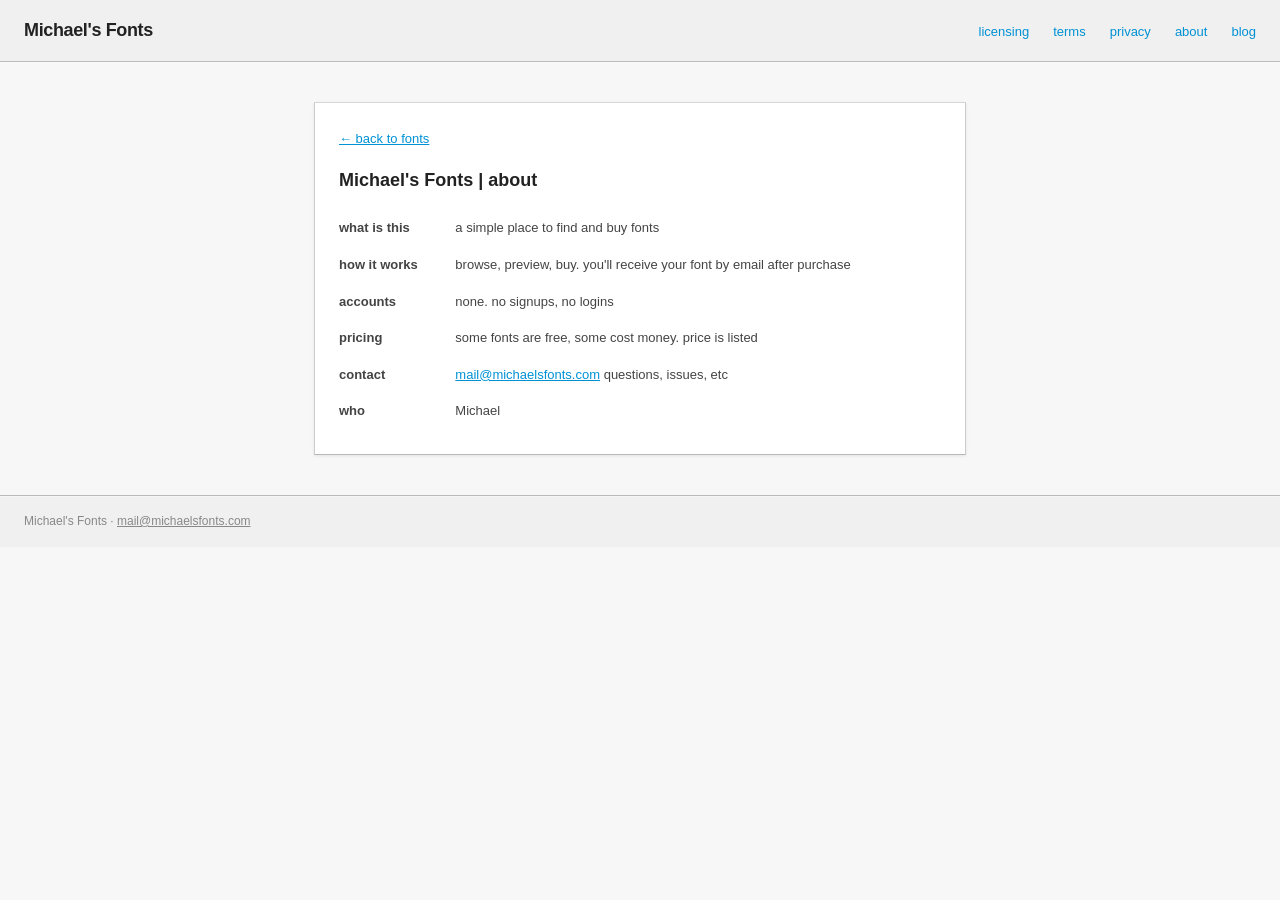
<file: about.html>
<!DOCTYPE html>
<html lang="en"><head>
<meta charset="UTF-8">
<meta name="viewport" content="width=device-width, initial-scale=1.0">
<title>About — Michael's Fonts</title>
<meta name="description" content="About Michael's Fonts. Browse, preview, and buy fonts. No accounts required.">
<link rel="stylesheet" href="style.css">
</head>
<body>

<div class="header">
  <h1><a href="index.html">Michael's Fonts</a></h1>
  <nav>
    <a href="licensing.html">licensing</a>
    <a href="terms.html">terms</a>
    <a href="privacy.html">privacy</a>
    <a href="about.html">about</a>
    <a href="blog.html">blog</a>
  </nav>
</div>

<div class="page-wrap">
  <div class="page-panel">
    <a href="index.html" style="font-size: 13px; margin-bottom: 16px; display: inline-block;">← back to fonts</a>
    <h2>Michael's Fonts | about</h2>
    <div style="margin-top: 16px; font-size: 13px; line-height: 2.2; color: #444;">
      <table style="border-collapse: collapse; width: 100%;">
        <tbody><tr>
          <td style="padding: 4px 16px 4px 0; vertical-align: top; white-space: nowrap;"><b>what is this</b></td>
          <td style="padding: 4px 0;">a simple place to find and buy fonts</td>
        </tr>
        <tr>
          <td style="padding: 4px 16px 4px 0; vertical-align: top; white-space: nowrap;"><b>how it works</b></td>
          <td style="padding: 4px 0;">browse, preview, buy. you'll receive your font by email after purchase</td>
        </tr>
        <tr>
          <td style="padding: 4px 16px 4px 0; vertical-align: top; white-space: nowrap;"><b>accounts</b></td>
          <td style="padding: 4px 0;">none. no signups, no logins</td>
        </tr>
        <tr>
          <td style="padding: 4px 16px 4px 0; vertical-align: top; white-space: nowrap;"><b>pricing</b></td>
          <td style="padding: 4px 0;">some fonts are free, some cost money. price is listed</td>
        </tr>
        <tr>
          <td style="padding: 4px 16px 4px 0; vertical-align: top; white-space: nowrap;"><b>contact</b></td>
          <td style="padding: 4px 0;"><a href="mailto:mail@michaelsfonts.com">mail@michaelsfonts.com</a> questions, issues, etc</td>
        </tr>
        <tr>
          <td style="padding: 4px 16px 4px 0; vertical-align: top; white-space: nowrap;"><b>who</b></td>
          <td style="padding: 4px 0;">Michael</td>
        </tr>
      </tbody></table>
    </div>
  </div>
</div>

<div class="footer">
  Michael's Fonts · <a href="mailto:mail@michaelsfonts.com">mail@michaelsfonts.com</a>
</div>

</body></html>
</file>
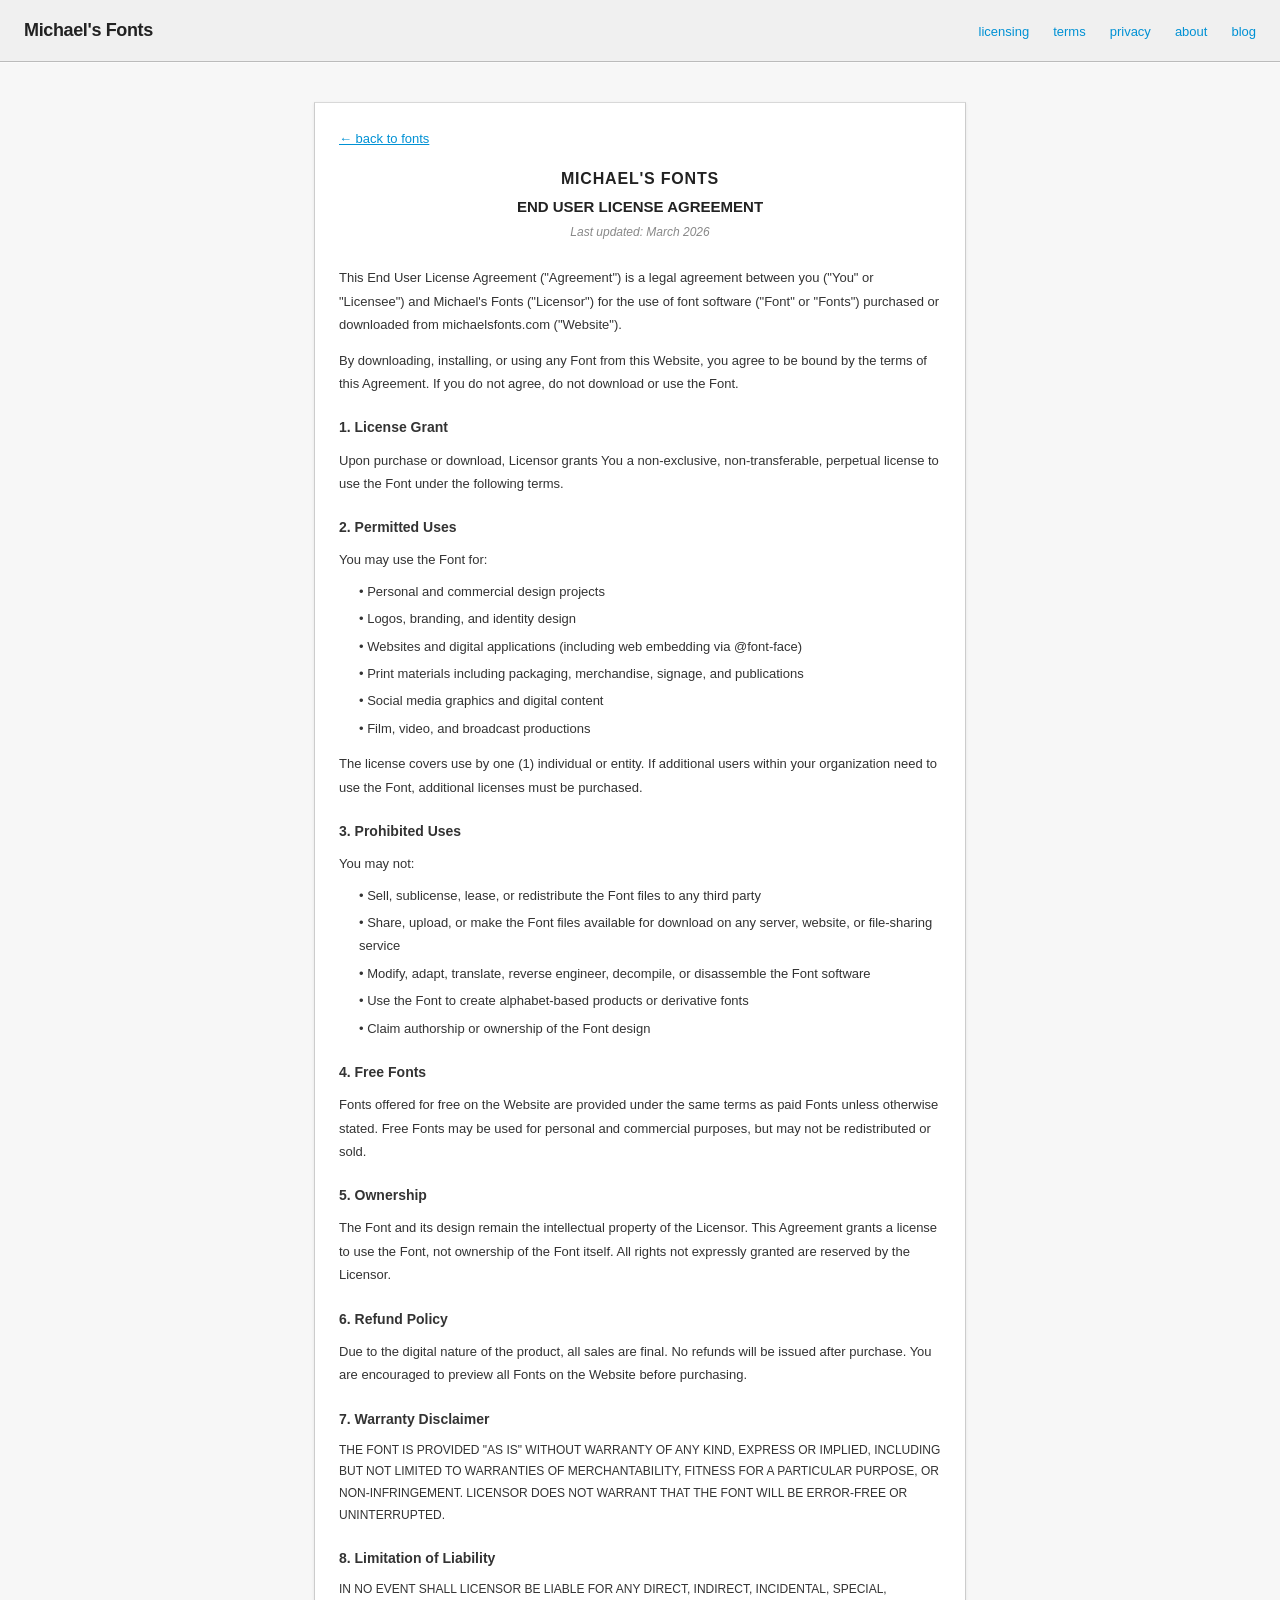
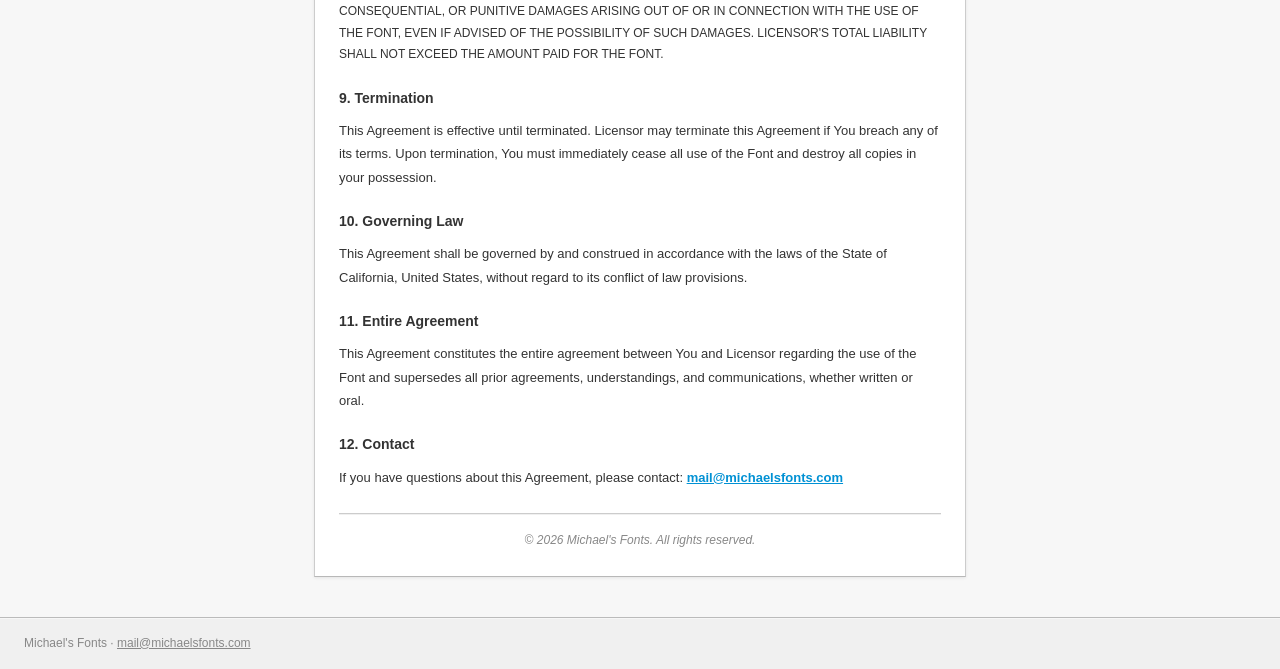
<file: license.html>
<!DOCTYPE html>
<html lang="en"><head>
<meta charset="UTF-8">
<meta name="viewport" content="width=device-width, initial-scale=1.0">
<title>End User License Agreement — Michael's Fonts</title>
<meta name="description" content="End User License Agreement for fonts purchased from Michael's Fonts. Covers permitted uses, restrictions, and terms.">
<link rel="stylesheet" href="style.css">
</head>
<body>

<div class="header">
  <h1><a href="index.html">Michael's Fonts</a></h1>
  <nav>
    <a href="licensing.html">licensing</a>
    <a href="terms.html">terms</a>
    <a href="privacy.html">privacy</a>
    <a href="about.html">about</a>
    <a href="blog.html">blog</a>
  </nav>
</div>

<div class="page-wrap">
  <div class="page-panel">
    <a href="index.html" style="font-size: 13px; margin-bottom: 16px; display: inline-block;">← back to fonts</a>
    <h2 style="text-align: center; font-size: 16px; letter-spacing: 0.05em;">MICHAEL'S FONTS</h2>
    <div style="text-align: center; font-size: 15px; font-weight: bold; margin-bottom: 4px;">END USER LICENSE AGREEMENT</div>
    <div style="text-align: center; font-size: 12px; color: #888; margin-bottom: 24px; font-style: italic;">Last updated: March 2026</div>

    <div style="font-size: 13px; line-height: 1.8; color: #333;">
      <p style="margin-bottom: 12px;">This End User License Agreement ("Agreement") is a legal agreement between you ("You" or "Licensee") and Michael's Fonts ("Licensor") for the use of font software ("Font" or "Fonts") purchased or downloaded from michaelsfonts.com ("Website").</p>
      <p style="margin-bottom: 20px;">By downloading, installing, or using any Font from this Website, you agree to be bound by the terms of this Agreement. If you do not agree, do not download or use the Font.</p>

      <p style="font-weight: bold; font-size: 14px; margin-bottom: 8px;">1. License Grant</p>
      <p style="margin-bottom: 20px;">Upon purchase or download, Licensor grants You a non-exclusive, non-transferable, perpetual license to use the Font under the following terms.</p>

      <p style="font-weight: bold; font-size: 14px; margin-bottom: 8px;">2. Permitted Uses</p>
      <p style="margin-bottom: 8px;">You may use the Font for:</p>
      <p style="margin: 0 0 4px 20px;">• Personal and commercial design projects</p>
      <p style="margin: 0 0 4px 20px;">• Logos, branding, and identity design</p>
      <p style="margin: 0 0 4px 20px;">• Websites and digital applications (including web embedding via @font-face)</p>
      <p style="margin: 0 0 4px 20px;">• Print materials including packaging, merchandise, signage, and publications</p>
      <p style="margin: 0 0 4px 20px;">• Social media graphics and digital content</p>
      <p style="margin: 0 0 12px 20px;">• Film, video, and broadcast productions</p>
      <p style="margin-bottom: 20px;">The license covers use by one (1) individual or entity. If additional users within your organization need to use the Font, additional licenses must be purchased.</p>

      <p style="font-weight: bold; font-size: 14px; margin-bottom: 8px;">3. Prohibited Uses</p>
      <p style="margin-bottom: 8px;">You may not:</p>
      <p style="margin: 0 0 4px 20px;">• Sell, sublicense, lease, or redistribute the Font files to any third party</p>
      <p style="margin: 0 0 4px 20px;">• Share, upload, or make the Font files available for download on any server, website, or file-sharing service</p>
      <p style="margin: 0 0 4px 20px;">• Modify, adapt, translate, reverse engineer, decompile, or disassemble the Font software</p>
      <p style="margin: 0 0 4px 20px;">• Use the Font to create alphabet-based products or derivative fonts</p>
      <p style="margin: 0 0 20px 20px;">• Claim authorship or ownership of the Font design</p>

      <p style="font-weight: bold; font-size: 14px; margin-bottom: 8px;">4. Free Fonts</p>
      <p style="margin-bottom: 20px;">Fonts offered for free on the Website are provided under the same terms as paid Fonts unless otherwise stated. Free Fonts may be used for personal and commercial purposes, but may not be redistributed or sold.</p>

      <p style="font-weight: bold; font-size: 14px; margin-bottom: 8px;">5. Ownership</p>
      <p style="margin-bottom: 20px;">The Font and its design remain the intellectual property of the Licensor. This Agreement grants a license to use the Font, not ownership of the Font itself. All rights not expressly granted are reserved by the Licensor.</p>

      <p style="font-weight: bold; font-size: 14px; margin-bottom: 8px;">6. Refund Policy</p>
      <p style="margin-bottom: 20px;">Due to the digital nature of the product, all sales are final. No refunds will be issued after purchase. You are encouraged to preview all Fonts on the Website before purchasing.</p>

      <p style="font-weight: bold; font-size: 14px; margin-bottom: 8px;">7. Warranty Disclaimer</p>
      <p style="margin-bottom: 20px; text-transform: uppercase; font-size: 12px;">The Font is provided "as is" without warranty of any kind, express or implied, including but not limited to warranties of merchantability, fitness for a particular purpose, or non-infringement. Licensor does not warrant that the Font will be error-free or uninterrupted.</p>

      <p style="font-weight: bold; font-size: 14px; margin-bottom: 8px;">8. Limitation of Liability</p>
      <p style="margin-bottom: 20px; text-transform: uppercase; font-size: 12px;">In no event shall Licensor be liable for any direct, indirect, incidental, special, consequential, or punitive damages arising out of or in connection with the use of the Font, even if advised of the possibility of such damages. Licensor's total liability shall not exceed the amount paid for the Font.</p>

      <p style="font-weight: bold; font-size: 14px; margin-bottom: 8px;">9. Termination</p>
      <p style="margin-bottom: 20px;">This Agreement is effective until terminated. Licensor may terminate this Agreement if You breach any of its terms. Upon termination, You must immediately cease all use of the Font and destroy all copies in your possession.</p>

      <p style="font-weight: bold; font-size: 14px; margin-bottom: 8px;">10. Governing Law</p>
      <p style="margin-bottom: 20px;">This Agreement shall be governed by and construed in accordance with the laws of the State of California, United States, without regard to its conflict of law provisions.</p>

      <p style="font-weight: bold; font-size: 14px; margin-bottom: 8px;">11. Entire Agreement</p>
      <p style="margin-bottom: 20px;">This Agreement constitutes the entire agreement between You and Licensor regarding the use of the Font and supersedes all prior agreements, understandings, and communications, whether written or oral.</p>

      <p style="font-weight: bold; font-size: 14px; margin-bottom: 8px;">12. Contact</p>
      <p style="margin-bottom: 20px;">If you have questions about this Agreement, please contact: <a href="mailto:mail@michaelsfonts.com"><b>mail@michaelsfonts.com</b></a></p>

      <div style="border-top: 1px solid #ccc; box-shadow: inset 0 1px 0 #f0f0f0; margin-top: 24px; padding-top: 16px; text-align: center; font-size: 12px; color: #888; font-style: italic;">
        © <script>document.write(new Date().getFullYear())</script> Michael's Fonts. All rights reserved.
      </div>
    </div>
  </div>
</div>

<div class="footer">
  Michael's Fonts · <a href="mailto:mail@michaelsfonts.com">mail@michaelsfonts.com</a>
</div>

</body></html>
</file>
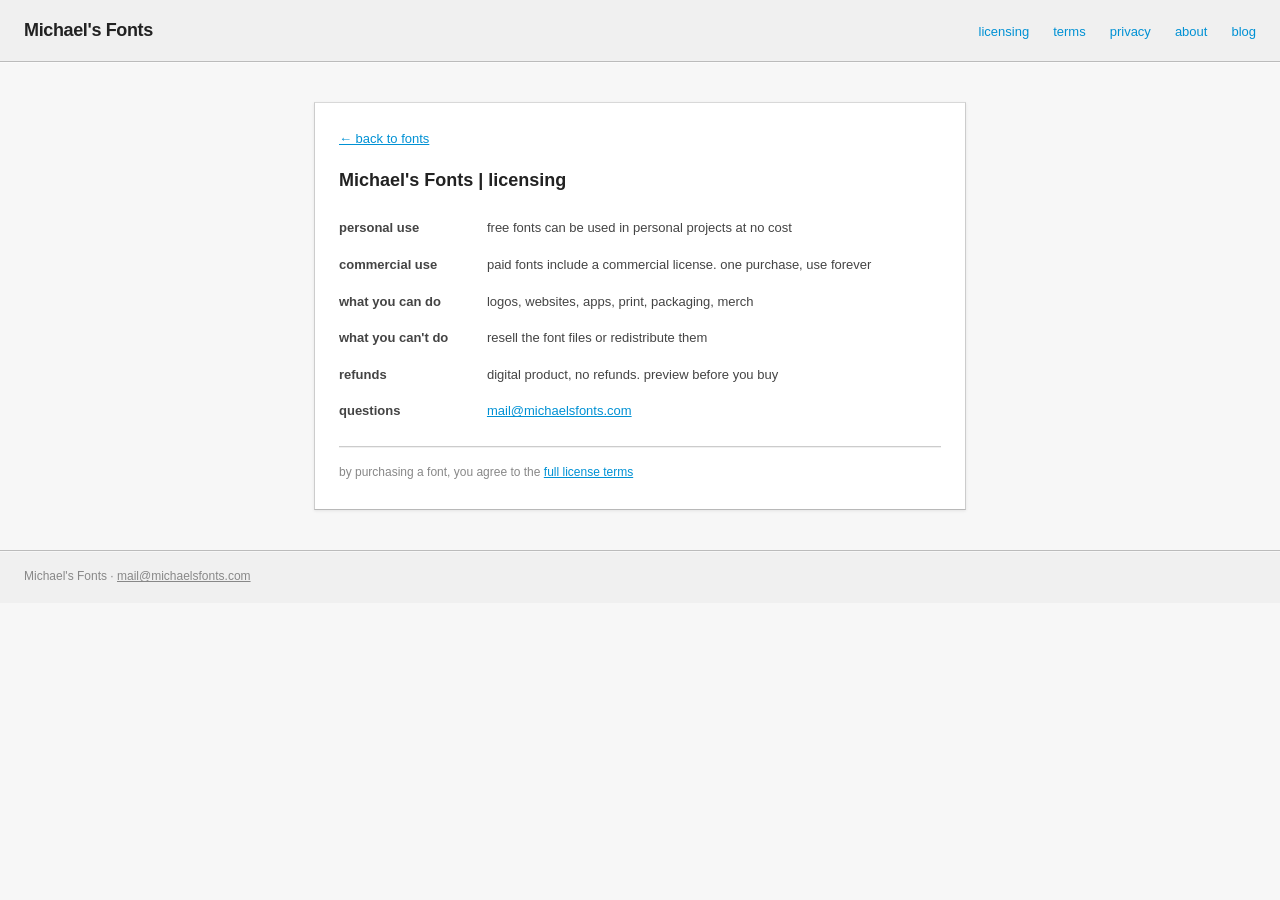
<file: licensing.html>
<!DOCTYPE html>
<html lang="en"><head>
<meta charset="UTF-8">
<meta name="viewport" content="width=device-width, initial-scale=1.0">
<title>Licensing — Michael's Fonts</title>
<meta name="description" content="Font licensing at Michael's Fonts. Personal and commercial use, one purchase, use forever.">
<link rel="stylesheet" href="style.css">
</head>
<body>

<div class="header">
  <h1><a href="index.html">Michael's Fonts</a></h1>
  <nav>
    <a href="licensing.html">licensing</a>
    <a href="terms.html">terms</a>
    <a href="privacy.html">privacy</a>
    <a href="about.html">about</a>
    <a href="blog.html">blog</a>
  </nav>
</div>

<div class="page-wrap">
  <div class="page-panel">
    <a href="index.html" style="font-size: 13px; margin-bottom: 16px; display: inline-block;">← back to fonts</a>
    <h2>Michael's Fonts | licensing</h2>
    <div style="margin-top: 16px; font-size: 13px; line-height: 2.2; color: #444;">
      <table style="border-collapse: collapse; width: 100%;">
        <tbody><tr>
          <td style="padding: 4px 16px 4px 0; vertical-align: top; white-space: nowrap;"><b>personal use</b></td>
          <td style="padding: 4px 0;">free fonts can be used in personal projects at no cost</td>
        </tr>
        <tr>
          <td style="padding: 4px 16px 4px 0; vertical-align: top; white-space: nowrap;"><b>commercial use</b></td>
          <td style="padding: 4px 0;">paid fonts include a commercial license. one purchase, use forever</td>
        </tr>
        <tr>
          <td style="padding: 4px 16px 4px 0; vertical-align: top; white-space: nowrap;"><b>what you can do</b></td>
          <td style="padding: 4px 0;">logos, websites, apps, print, packaging, merch</td>
        </tr>
        <tr>
          <td style="padding: 4px 16px 4px 0; vertical-align: top; white-space: nowrap;"><b>what you can't do</b></td>
          <td style="padding: 4px 0;">resell the font files or redistribute them</td>
        </tr>
        <tr>
          <td style="padding: 4px 16px 4px 0; vertical-align: top; white-space: nowrap;"><b>refunds</b></td>
          <td style="padding: 4px 0;">digital product, no refunds. preview before you buy</td>
        </tr>
        <tr>
          <td style="padding: 4px 16px 4px 0; vertical-align: top; white-space: nowrap;"><b>questions</b></td>
          <td style="padding: 4px 0;"><a href="mailto:mail@michaelsfonts.com">mail@michaelsfonts.com</a></td>
        </tr>
      </tbody></table>
      <div style="margin-top: 16px; padding-top: 12px; border-top: 1px solid #ccc; box-shadow: inset 0 1px 0 #f0f0f0; font-size: 12px; color: #888;">
        by purchasing a font, you agree to the <a href="license.html">full license terms</a>
      </div>
    </div>
  </div>
</div>

<div class="footer">
  Michael's Fonts · <a href="mailto:mail@michaelsfonts.com">mail@michaelsfonts.com</a>
</div>

</body></html>
</file>
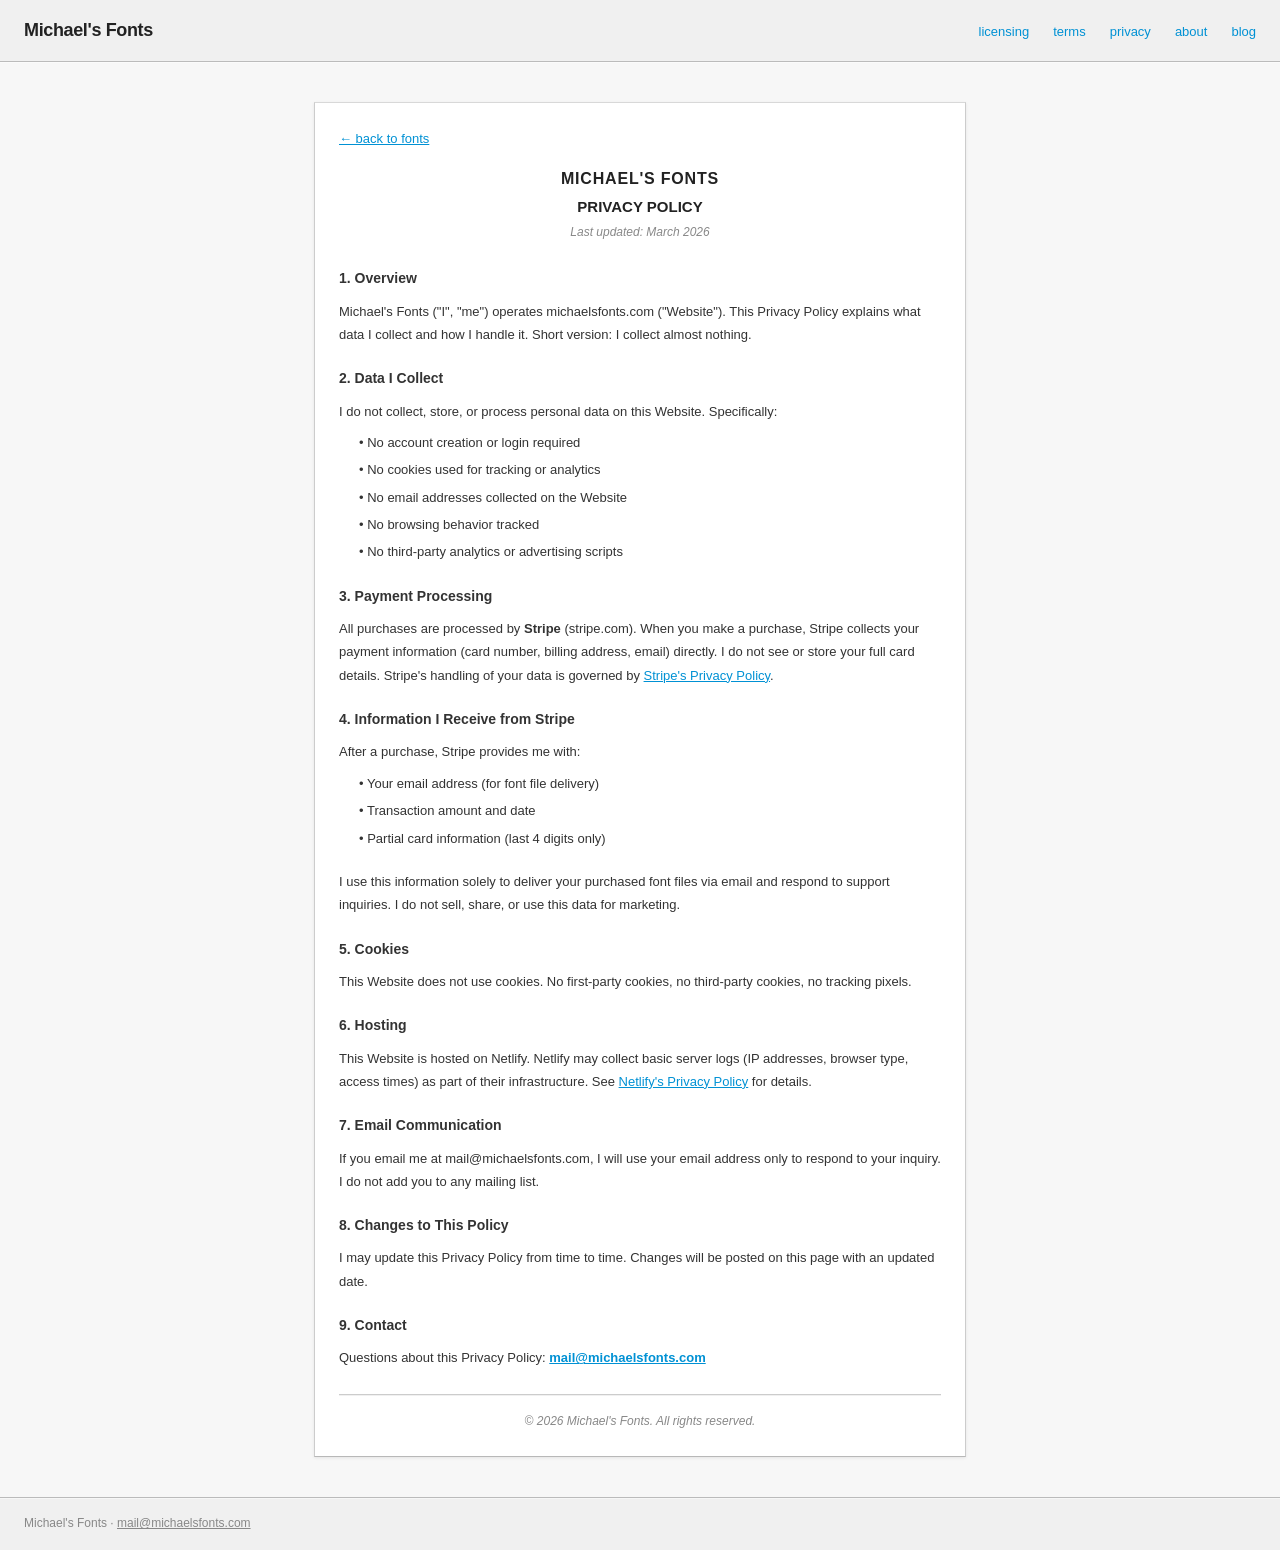
<file: privacy.html>
<!DOCTYPE html>
<html lang="en"><head>
<meta charset="UTF-8">
<meta name="viewport" content="width=device-width, initial-scale=1.0">
<title>Privacy Policy — Michael's Fonts</title>
<meta name="description" content="Privacy Policy for Michael's Fonts. No cookies, no analytics. Payments processed by Stripe.">
<link rel="stylesheet" href="style.css">
</head>
<body>

<div class="header">
  <h1><a href="index.html">Michael's Fonts</a></h1>
  <nav>
    <a href="licensing.html">licensing</a>
    <a href="terms.html">terms</a>
    <a href="privacy.html">privacy</a>
    <a href="about.html">about</a>
    <a href="blog.html">blog</a>
  </nav>
</div>

<div class="page-wrap">
  <div class="page-panel">
    <a href="index.html" style="font-size: 13px; margin-bottom: 16px; display: inline-block;">← back to fonts</a>
    <h2 style="text-align: center; font-size: 16px; letter-spacing: 0.05em;">MICHAEL'S FONTS</h2>
    <div style="text-align: center; font-size: 15px; font-weight: bold; margin-bottom: 4px;">PRIVACY POLICY</div>
    <div style="text-align: center; font-size: 12px; color: #888; margin-bottom: 24px; font-style: italic;">Last updated: March 2026</div>

    <div style="font-size: 13px; line-height: 1.8; color: #333;">
      <p style="font-weight: bold; font-size: 14px; margin-bottom: 8px;">1. Overview</p>
      <p style="margin-bottom: 20px;">Michael's Fonts ("I", "me") operates michaelsfonts.com ("Website"). This Privacy Policy explains what data I collect and how I handle it. Short version: I collect almost nothing.</p>

      <p style="font-weight: bold; font-size: 14px; margin-bottom: 8px;">2. Data I Collect</p>
      <p style="margin-bottom: 8px;">I do not collect, store, or process personal data on this Website. Specifically:</p>
      <p style="margin: 0 0 4px 20px;">• No account creation or login required</p>
      <p style="margin: 0 0 4px 20px;">• No cookies used for tracking or analytics</p>
      <p style="margin: 0 0 4px 20px;">• No email addresses collected on the Website</p>
      <p style="margin: 0 0 4px 20px;">• No browsing behavior tracked</p>
      <p style="margin: 0 0 20px 20px;">• No third-party analytics or advertising scripts</p>

      <p style="font-weight: bold; font-size: 14px; margin-bottom: 8px;">3. Payment Processing</p>
      <p style="margin-bottom: 20px;">All purchases are processed by <b>Stripe</b> (stripe.com). When you make a purchase, Stripe collects your payment information (card number, billing address, email) directly. I do not see or store your full card details. Stripe's handling of your data is governed by <a href="https://stripe.com/privacy" target="_blank">Stripe's Privacy Policy</a>.</p>

      <p style="font-weight: bold; font-size: 14px; margin-bottom: 8px;">4. Information I Receive from Stripe</p>
      <p style="margin-bottom: 8px;">After a purchase, Stripe provides me with:</p>
      <p style="margin: 0 0 4px 20px;">• Your email address (for font file delivery)</p>
      <p style="margin: 0 0 4px 20px;">• Transaction amount and date</p>
      <p style="margin: 0 0 20px 20px;">• Partial card information (last 4 digits only)</p>
      <p style="margin-bottom: 20px;">I use this information solely to deliver your purchased font files via email and respond to support inquiries. I do not sell, share, or use this data for marketing.</p>

      <p style="font-weight: bold; font-size: 14px; margin-bottom: 8px;">5. Cookies</p>
      <p style="margin-bottom: 20px;">This Website does not use cookies. No first-party cookies, no third-party cookies, no tracking pixels.</p>

      <p style="font-weight: bold; font-size: 14px; margin-bottom: 8px;">6. Hosting</p>
      <p style="margin-bottom: 20px;">This Website is hosted on Netlify. Netlify may collect basic server logs (IP addresses, browser type, access times) as part of their infrastructure. See <a href="https://www.netlify.com/privacy/" target="_blank">Netlify's Privacy Policy</a> for details.</p>

      <p style="font-weight: bold; font-size: 14px; margin-bottom: 8px;">7. Email Communication</p>
      <p style="margin-bottom: 20px;">If you email me at mail@michaelsfonts.com, I will use your email address only to respond to your inquiry. I do not add you to any mailing list.</p>

      <p style="font-weight: bold; font-size: 14px; margin-bottom: 8px;">8. Changes to This Policy</p>
      <p style="margin-bottom: 20px;">I may update this Privacy Policy from time to time. Changes will be posted on this page with an updated date.</p>

      <p style="font-weight: bold; font-size: 14px; margin-bottom: 8px;">9. Contact</p>
      <p style="margin-bottom: 20px;">Questions about this Privacy Policy: <a href="mailto:mail@michaelsfonts.com"><b>mail@michaelsfonts.com</b></a></p>

      <div style="border-top: 1px solid #ccc; box-shadow: inset 0 1px 0 #f0f0f0; margin-top: 24px; padding-top: 16px; text-align: center; font-size: 12px; color: #888; font-style: italic;">
        © <script>document.write(new Date().getFullYear())</script> Michael's Fonts. All rights reserved.
      </div>
    </div>
  </div>
</div>

<div class="footer">
  Michael's Fonts · <a href="mailto:mail@michaelsfonts.com">mail@michaelsfonts.com</a>
</div>

</body></html>
</file>
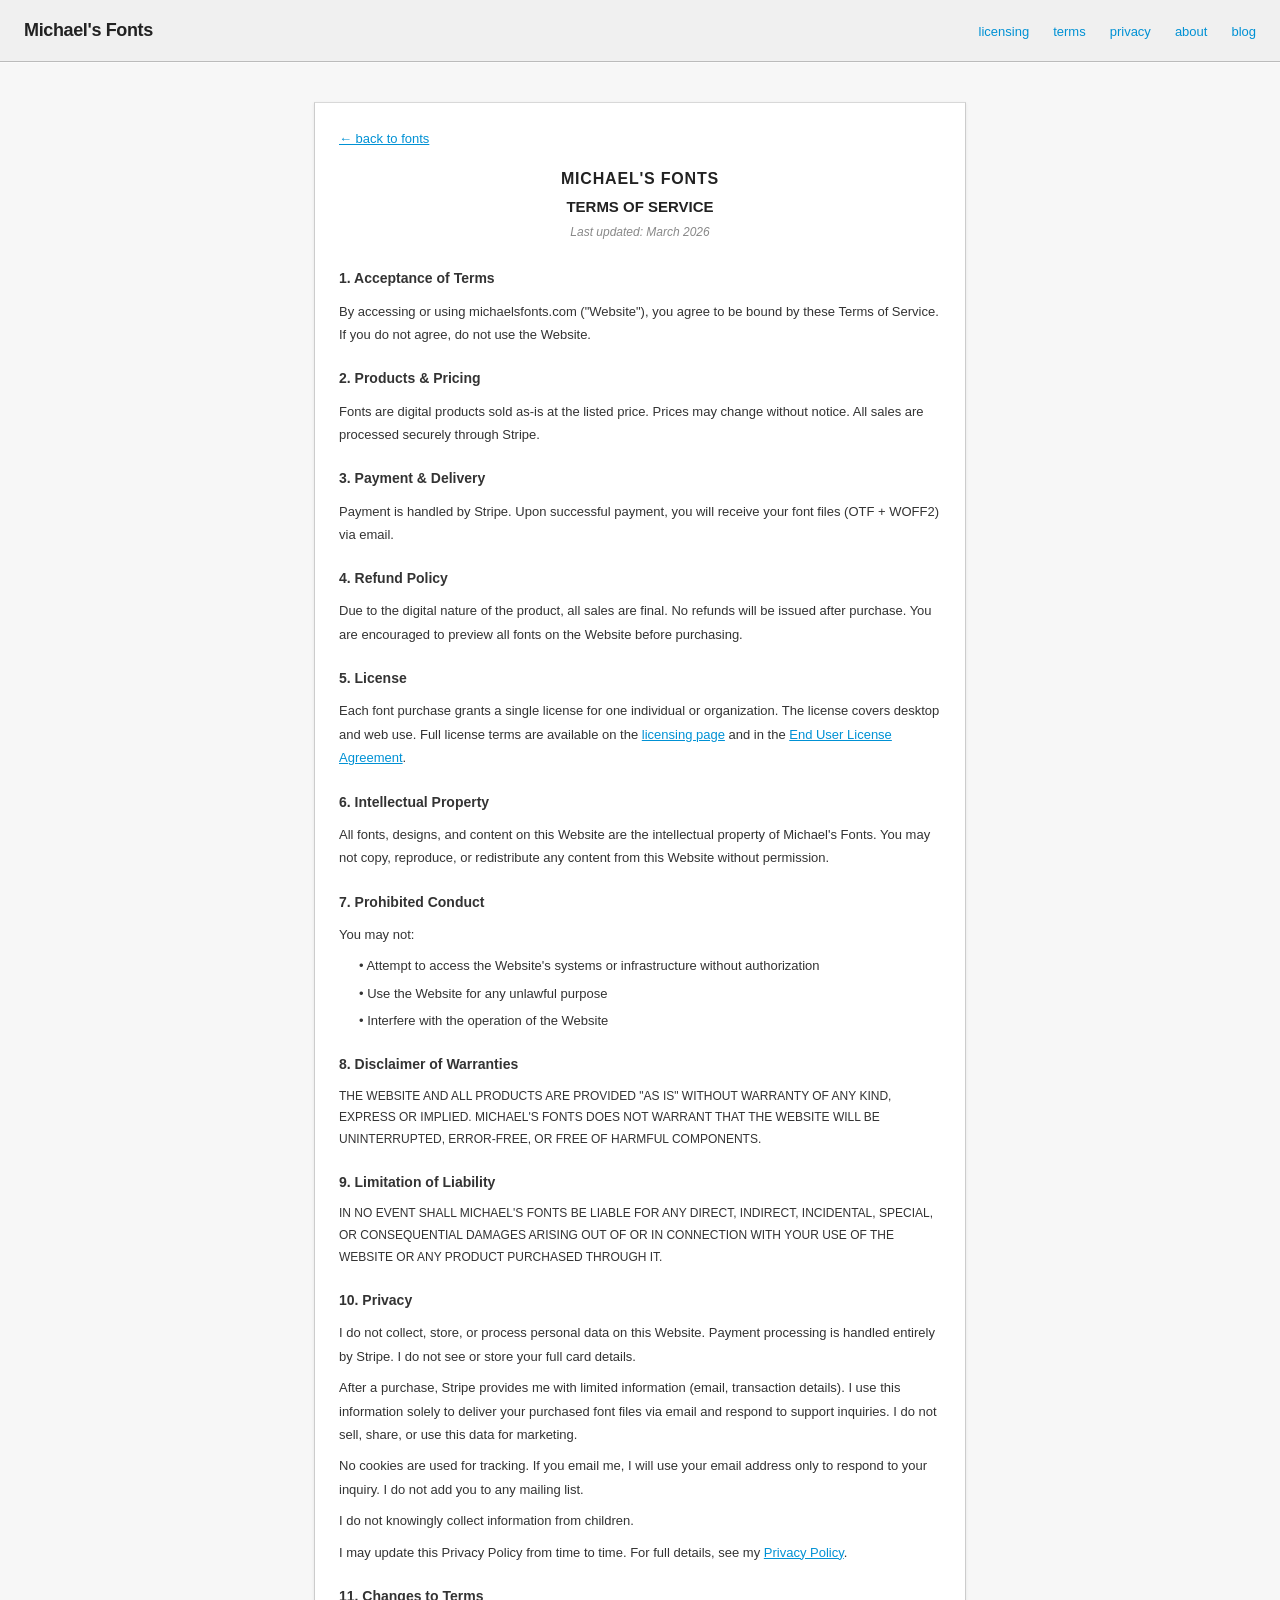
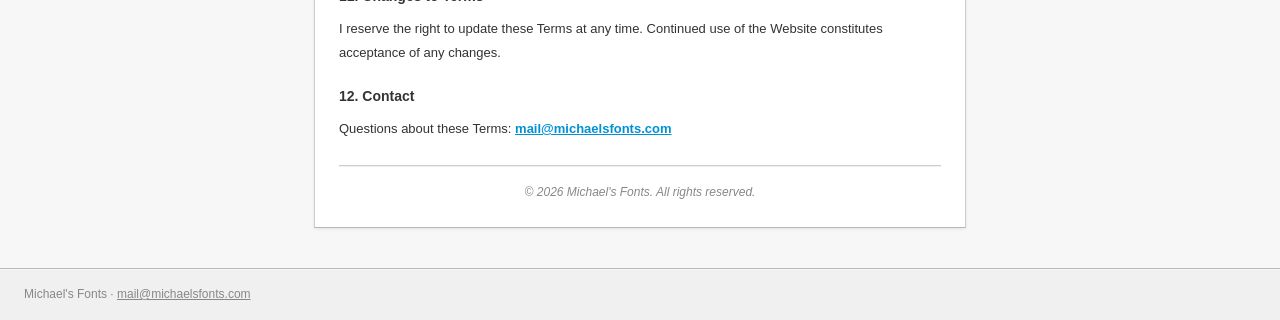
<file: terms.html>
<!DOCTYPE html>
<html lang="en"><head>
<meta charset="UTF-8">
<meta name="viewport" content="width=device-width, initial-scale=1.0">
<title>Terms of Service — Michael's Fonts</title>
<meta name="description" content="Terms of Service for Michael's Fonts. Digital font sales, payments by Stripe, fonts delivered via email.">
<link rel="stylesheet" href="style.css">
</head>
<body>

<div class="header">
  <h1><a href="index.html">Michael's Fonts</a></h1>
  <nav>
    <a href="licensing.html">licensing</a>
    <a href="terms.html">terms</a>
    <a href="privacy.html">privacy</a>
    <a href="about.html">about</a>
    <a href="blog.html">blog</a>
  </nav>
</div>

<div class="page-wrap">
  <div class="page-panel">
    <a href="index.html" style="font-size: 13px; margin-bottom: 16px; display: inline-block;">← back to fonts</a>
    <h2 style="text-align: center; font-size: 16px; letter-spacing: 0.05em;">MICHAEL'S FONTS</h2>
    <div style="text-align: center; font-size: 15px; font-weight: bold; margin-bottom: 4px;">TERMS OF SERVICE</div>
    <div style="text-align: center; font-size: 12px; color: #888; margin-bottom: 24px; font-style: italic;">Last updated: March 2026</div>

    <div style="font-size: 13px; line-height: 1.8; color: #333;">
      <p style="font-weight: bold; font-size: 14px; margin-bottom: 8px;">1. Acceptance of Terms</p>
      <p style="margin-bottom: 20px;">By accessing or using michaelsfonts.com ("Website"), you agree to be bound by these Terms of Service. If you do not agree, do not use the Website.</p>

      <p style="font-weight: bold; font-size: 14px; margin-bottom: 8px;">2. Products &amp; Pricing</p>
      <p style="margin-bottom: 20px;">Fonts are digital products sold as-is at the listed price. Prices may change without notice. All sales are processed securely through Stripe.</p>

      <p style="font-weight: bold; font-size: 14px; margin-bottom: 8px;">3. Payment &amp; Delivery</p>
      <p style="margin-bottom: 20px;">Payment is handled by Stripe. Upon successful payment, you will receive your font files (OTF + WOFF2) via email.</p>

      <p style="font-weight: bold; font-size: 14px; margin-bottom: 8px;">4. Refund Policy</p>
      <p style="margin-bottom: 20px;">Due to the digital nature of the product, all sales are final. No refunds will be issued after purchase. You are encouraged to preview all fonts on the Website before purchasing.</p>

      <p style="font-weight: bold; font-size: 14px; margin-bottom: 8px;">5. License</p>
      <p style="margin-bottom: 20px;">Each font purchase grants a single license for one individual or organization. The license covers desktop and web use. Full license terms are available on the <a href="licensing.html">licensing page</a> and in the <a href="license.html">End User License Agreement</a>.</p>

      <p style="font-weight: bold; font-size: 14px; margin-bottom: 8px;">6. Intellectual Property</p>
      <p style="margin-bottom: 20px;">All fonts, designs, and content on this Website are the intellectual property of Michael's Fonts. You may not copy, reproduce, or redistribute any content from this Website without permission.</p>

      <p style="font-weight: bold; font-size: 14px; margin-bottom: 8px;">7. Prohibited Conduct</p>
      <p style="margin-bottom: 8px;">You may not:</p>
      <p style="margin: 0 0 4px 20px;">• Attempt to access the Website's systems or infrastructure without authorization</p>
      <p style="margin: 0 0 4px 20px;">• Use the Website for any unlawful purpose</p>
      <p style="margin: 0 0 20px 20px;">• Interfere with the operation of the Website</p>

      <p style="font-weight: bold; font-size: 14px; margin-bottom: 8px;">8. Disclaimer of Warranties</p>
      <p style="margin-bottom: 20px; text-transform: uppercase; font-size: 12px;">The Website and all products are provided "as is" without warranty of any kind, express or implied. Michael's Fonts does not warrant that the Website will be uninterrupted, error-free, or free of harmful components.</p>

      <p style="font-weight: bold; font-size: 14px; margin-bottom: 8px;">9. Limitation of Liability</p>
      <p style="margin-bottom: 20px; text-transform: uppercase; font-size: 12px;">In no event shall Michael's Fonts be liable for any direct, indirect, incidental, special, or consequential damages arising out of or in connection with your use of the Website or any product purchased through it.</p>

      <p style="font-weight: bold; font-size: 14px; margin-bottom: 8px;">10. Privacy</p>
      <p style="margin-bottom: 8px;">I do not collect, store, or process personal data on this Website. Payment processing is handled entirely by Stripe. I do not see or store your full card details.</p>
      <p style="margin-bottom: 8px;">After a purchase, Stripe provides me with limited information (email, transaction details). I use this information solely to deliver your purchased font files via email and respond to support inquiries. I do not sell, share, or use this data for marketing.</p>
      <p style="margin-bottom: 8px;">No cookies are used for tracking. If you email me, I will use your email address only to respond to your inquiry. I do not add you to any mailing list.</p>
      <p style="margin-bottom: 8px;">I do not knowingly collect information from children.</p>
      <p style="margin-bottom: 20px;">I may update this Privacy Policy from time to time. For full details, see my <a href="privacy.html">Privacy Policy</a>.</p>

      <p style="font-weight: bold; font-size: 14px; margin-bottom: 8px;">11. Changes to Terms</p>
      <p style="margin-bottom: 20px;">I reserve the right to update these Terms at any time. Continued use of the Website constitutes acceptance of any changes.</p>

      <p style="font-weight: bold; font-size: 14px; margin-bottom: 8px;">12. Contact</p>
      <p style="margin-bottom: 20px;">Questions about these Terms: <a href="mailto:mail@michaelsfonts.com"><b>mail@michaelsfonts.com</b></a></p>

      <div style="border-top: 1px solid #ccc; box-shadow: inset 0 1px 0 #f0f0f0; margin-top: 24px; padding-top: 16px; text-align: center; font-size: 12px; color: #888; font-style: italic;">
        © <script>document.write(new Date().getFullYear())</script> Michael's Fonts. All rights reserved.
      </div>
    </div>
  </div>
</div>

<div class="footer">
  Michael's Fonts · <a href="mailto:mail@michaelsfonts.com">mail@michaelsfonts.com</a>
</div>

</body></html>
</file>
<file: style.css>
* { margin: 0; padding: 0; box-sizing: border-box; }
html { scroll-behavior: smooth; }

body {
  background: #f7f7f7;
  color: #222;
  font-family: Arial, Helvetica, sans-serif;
  font-size: 14px;
  line-height: 1.6;
  padding: 0;
  -webkit-font-smoothing: antialiased;
  -moz-osx-font-smoothing: grayscale;
}

::selection { background: #222; color: #fff; }

a { color: #0091D4; }
a:visited { color: #0077ad; }
a:hover, a:active { text-decoration: none; }

.header {
  border-bottom: 1px solid #bbb;
  box-shadow: 0 1px 0 rgba(255,255,255,0.5);
  padding: 16px 24px;
  display: flex;
  align-items: baseline;
  justify-content: space-between;
  flex-wrap: wrap;
  gap: 8px 24px;
  background: #f0f0f0;
}

.header h1 {
  font-size: 18px;
  font-weight: bold;
  letter-spacing: -0.02em;
}

.header h1 a {
  text-decoration: none;
  color: inherit;
}

.header nav {
  display: flex;
  gap: 24px;
  font-size: 13px;
}

.header nav a {
  text-decoration: none;
  color: #0091D4;
}

.header nav a:hover,
.header nav a:active {
  text-decoration: underline;
}

.search-bar {
  border-bottom: 1px solid #ccc;
  box-shadow: 0 1px 0 rgba(255,255,255,0.5);
  padding: 10px 24px;
  display: flex;
  gap: 8px;
  align-items: center;
  background: #fafafa;
}

.search-bar input {
  font-family: Arial, Helvetica, sans-serif;
  font-size: 13px;
  padding: 5px 8px;
  border: 1px solid #bbb;
  border-top-color: #a8a8a8;
  border-bottom-color: #c8c8c8;
  box-shadow: inset 0 1px 2px rgba(0,0,0,0.06);
  width: 280px;
  outline: none;
}

.search-bar input:focus {
  border-color: #888;
}

.search-bar button {
  font-family: Arial, Helvetica, sans-serif;
  font-size: 13px;
  padding: 5px 14px;
  background: linear-gradient(to bottom, #f5f5f5, #e4e4e4);
  border: 1px solid #bbb;
  border-bottom-color: #a8a8a8;
  border-top-color: #c8c8c8;
  cursor: pointer;
}

.search-bar button:hover,
.search-bar button:active {
  background: linear-gradient(to bottom, #eee, #ddd);
}

.search-bar .filter-links {
  margin-left: 12px;
  font-size: 12px;
  color: #666;
}

.search-bar .filter-links a {
  margin: 0 4px;
  font-size: 12px;
}

.search-bar .filter-links a.active {
  font-weight: bold;
  color: #222;
  text-decoration: none;
}

.categories {
  padding: 14px 24px;
  border-bottom: 1px solid #ccc;
  box-shadow: 0 1px 0 rgba(255,255,255,0.5);
  display: flex;
  flex-wrap: wrap;
  gap: 4px 20px;
  font-size: 13px;
  background: #fff;
}

.categories a {
  text-decoration: none;
  color: #0091D4;
  white-space: nowrap;
}

.categories a:hover,
.categories a:active {
  text-decoration: underline;
}

.categories a.active {
  font-weight: bold;
  color: #222;
  text-decoration: none;
}

.categories a .count {
  color: #888;
  font-size: 11px;
}

.listings {
  max-width: 900px;
  padding: 0 24px;
}

.listing {
  border-bottom: 1px solid #ccc;
  box-shadow: 0 1px 0 rgba(255,255,255,0.5);
  padding: 20px 0;
  cursor: pointer;
}

.listing.coming-soon {
  cursor: default;
}

.listing:hover {
  background: #f0faf4;
}

.listing-top {
  display: flex;
  align-items: baseline;
  gap: 10px;
  flex-wrap: wrap;
}

.listing-title {
  font-size: 15px;
  font-weight: normal;
}

.listing-title a {
  text-decoration: none;
  color: #0091D4;
}

.listing-title a:hover,
.listing-title a:active {
  text-decoration: underline;
}

.listing-price {
  font-weight: bold;
  color: #222;
  font-size: 14px;
}

.listing-free {
  font-weight: bold;
  color: #009E48;
  font-size: 14px;
}

.listing-soon {
  font-weight: bold;
  color: #888;
  font-size: 14px;
}

.listing-meta {
  font-size: 12px;
  color: #888;
  margin-top: 2px;
}

.listing-preview {
  margin-top: 10px;
  font-size: 34px;
  line-height: 1.3;
  color: #000;
  overflow: hidden;
  white-space: nowrap;
  text-overflow: ellipsis;
  max-width: 100%;
}

.listing-preview a,
.detail-preview a,
.listing-preview a[x-apple-data-detectors],
.detail-preview a[x-apple-data-detectors] {
  color: inherit !important;
  text-decoration: none !important;
  -webkit-text-decoration: none !important;
  pointer-events: none;
}

.listing-tags {
  margin-top: 4px;
  display: flex;
  gap: 6px;
  flex-wrap: wrap;
}

.tag {
  font-size: 11px;
  padding: 1px 6px;
  background: linear-gradient(to bottom, #f2f2f2, #e6e6e6);
  border: 1px solid #d8d8d8;
  border-bottom-color: #c8c8c8;
  border-top-color: #e0e0e0;
  border-radius: 2px;
  color: #555;
  text-decoration: none;
}

.tag:hover,
.tag:active {
  background: linear-gradient(to bottom, #eee, #ddd);
  color: #333;
}

.detail-overlay {
  display: none;
  position: fixed;
  inset: 0;
  z-index: 1000;
  background: rgba(0,0,0,0.3);
}

.detail-overlay.active {
  display: flex;
  align-items: flex-start;
  justify-content: center;
  padding: 40px 20px;
  overflow-y: auto;
}

.detail-panel {
  background: #fff;
  border: 1px solid #ccc;
  border-top-color: #d8d8d8;
  border-bottom-color: #b8b8b8;
  box-shadow: 0 1px 3px rgba(0,0,0,0.08);
  max-width: 700px;
  width: 100%;
  padding: 24px;
  overflow: hidden;
}

.back-link {
  font-size: 13px;
  margin-bottom: 16px;
  display: inline-block;
}

.detail-panel h2 {
  font-size: 18px;
  margin-bottom: 4px;
}

.detail-panel .detail-designer {
  font-size: 13px;
  color: #666;
  margin-bottom: 16px;
}

.detail-panel .detail-preview {
  font-size: 48px;
  line-height: 1.2;
  padding: 24px 0;
  border-top: 1px solid #ccc;
  border-bottom: 1px solid #ccc;
  box-shadow: inset 0 1px 0 #f0f0f0, 0 1px 0 #f0f0f0;
  margin-bottom: 16px;
  color: #000;
  overflow: hidden;
}

.detail-panel .detail-preview-input {
  font-family: inherit;
  font-size: 48px;
  border: none;
  outline: none;
  width: 100%;
  font-feature-settings: "liga" 1;
  -webkit-font-feature-settings: "liga" 1;
  font-variant-ligatures: common-ligatures;
  text-rendering: optimizeLegibility;
  background: transparent;
  color: #000;
  overflow: hidden;
  text-overflow: ellipsis;
}

.detail-panel .detail-preview-input[contenteditable]:empty::before {
  content: attr(data-placeholder);
  color: #888;
  pointer-events: none;
}

.detail-info {
  font-size: 13px;
  line-height: 1.8;
  margin-bottom: 20px;
  color: #444;
}

.detail-info span {
  color: #222;
  font-weight: bold;
}

.buy-section {
  border-top: 1px solid #ccc;
  box-shadow: inset 0 1px 0 #f0f0f0;
  padding-top: 16px;
  display: flex;
  align-items: center;
  gap: 16px;
}

.buy-btn {
  display: inline-block;
  padding: 8px 24px;
  background: linear-gradient(to bottom, #f5f5f5, #e4e4e4);
  color: #0091D4;
  font-family: Arial, Helvetica, sans-serif;
  font-size: 14px;
  font-weight: bold;
  border: 1px solid #bbb;
  border-bottom-color: #a8a8a8;
  border-top-color: #c8c8c8;
  cursor: pointer;
  text-decoration: none;
}

.buy-btn:hover,
.buy-btn:active {
  background: linear-gradient(to bottom, #eee, #ddd);
}

.buy-btn.free {
  background: linear-gradient(to bottom, #f5f5f5, #e4e4e4);
  color: #009E48;
}

.buy-btn.free:hover,
.buy-btn.free:active {
  background: linear-gradient(to bottom, #eee, #ddd);
}

.buy-price {
  font-size: 20px;
  font-weight: bold;
  color: #222;
}

.variable-controls {
  border: 1px solid #ddd;
  border-top-color: #e4e4e4;
  border-bottom-color: #ccc;
  box-shadow: 0 1px 2px rgba(0,0,0,0.04);
  padding: 12px 16px;
  margin-bottom: 16px;
  background: #fafafa;
}

.variable-controls label {
  font-size: 12px;
  color: #666;
  display: flex;
  align-items: center;
  gap: 10px;
  margin-bottom: 6px;
}

.variable-controls label:last-child {
  margin-bottom: 0;
}

.variable-controls label b {
  min-width: 50px;
  font-size: 11px;
  text-transform: uppercase;
  letter-spacing: 0.05em;
  color: #888;
}

.variable-controls input[type="range"] {
  flex: 1;
  height: 20px;
  accent-color: #222;
  cursor: pointer;
}

.variable-controls .val {
  min-width: 30px;
  text-align: right;
  font-size: 12px;
  font-family: monospace;
  color: #444;
}

.page-wrap {
  max-width: 700px;
  margin: 40px auto;
  padding: 0 24px;
}

.page-panel {
  background: #fff;
  border: 1px solid #ccc;
  border-top-color: #d8d8d8;
  border-bottom-color: #b8b8b8;
  box-shadow: 0 1px 3px rgba(0,0,0,0.08);
  padding: 24px;
  overflow: hidden;
}

.page-panel h2 {
  font-size: 18px;
  margin-bottom: 4px;
}

.blog-content {
  max-width: 700px;
  padding: 24px 24px 60px;
}

.blog-title {
  font-size: 16px;
  font-weight: bold;
  margin-bottom: 20px;
  padding-bottom: 8px;
  border-bottom: 1px solid #ccc;
  box-shadow: 0 1px 0 #f0f0f0;
}

.post {
  margin-bottom: 28px;
  padding-bottom: 20px;
  border-bottom: 1px solid #ccc;
  box-shadow: 0 1px 0 #f0f0f0;
}

.post:last-child {
  border-bottom: none;
  box-shadow: none;
}

.post-date {
  font-size: 12px;
  color: #888;
  margin-bottom: 2px;
}

.post-title {
  font-size: 15px;
  font-weight: bold;
  margin-bottom: 4px;
  overflow-wrap: anywhere;
}

.post-title a {
  text-decoration: none;
  color: #0091D4;
}

.post-title a:hover { text-decoration: underline; }

.post-body {
  font-size: 14px;
  line-height: 1.8;
  color: #333;
  overflow-wrap: anywhere;
}

.post-body p {
  margin-bottom: 14px;
}

.post-body img {
  max-width: 100%;
  margin: 12px 0;
}

.post-body blockquote {
  border-left: 3px solid #bbb;
  box-shadow: inset 1px 0 0 rgba(255,255,255,0.6);
  margin: 16px 0;
  padding: 8px 16px;
  color: #555;
  font-size: 13px;
  line-height: 1.6;
  background: #f0f0f0;
}

.post-body h2 {
  font-size: 15px;
  font-weight: bold;
  margin: 20px 0 8px;
}

.post-body code {
  font-family: monospace;
  font-size: 13px;
  background: #eee;
  padding: 1px 4px;
  border-radius: 2px;
}

.footer {
  border-top: 1px solid #bbb;
  box-shadow: inset 0 1px 0 rgba(255,255,255,0.5);
  padding: 16px 24px;
  font-size: 12px;
  color: #888;
  margin-top: 40px;
  background: #f0f0f0;
}

.footer a {
  color: #888;
}

@font-face {
  font-family: 'Pixel Caslon';
  src: url('PixelCaslon/WOFF2/PixelCaslon-Regular.woff2') format('woff2');
  font-weight: 400;
  font-style: normal;
}

@font-face {
  font-family: 'Fart Nouveau';
  src: url('FartNouveau/WOFF2/FartNouveau.woff2') format('woff2');
  font-weight: 400;
  font-style: normal;
}

@font-face {
  font-family: 'Ricing';
  src: url('Ricing/WOFF2/Ricing-VF.woff2') format('woff2');
  font-weight: 100 900;
  font-style: normal;
}

@font-face {
  font-family: 'Select All';
  src: url('SelectAll/WOFF2/SelectAll-Regular.woff2') format('woff2');
  font-weight: 400;
  font-style: normal;
}

@font-face {
  font-family: 'Annex';
  src: url('Annex/WOFF2/Annex-Regular.woff2') format('woff2');
  font-weight: 400;
  font-style: normal;
}

@font-face {
  font-family: 'Font Lice';
  src: url('FontLice/WOFF2/FontLice-Regular.woff2') format('woff2');
  font-weight: 400;
  font-style: normal;
}

@font-face {
  font-family: 'Autocorrect';
  src: url('Autocorrect/WOFF2/Autocorrect.woff2') format('woff2');
  font-weight: 400;
  font-style: normal;
}

@font-face {
  font-family: 'Stick On';
  src: url('StickOn/WOFF2/StickOn-Regular.woff2') format('woff2');
  font-weight: 400;
  font-style: normal;
}

@font-face {
  font-family: 'Chemung Job';
  src: url('ChemungJob/WOFF2/ChemungJob-Regular.woff2') format('woff2');
  font-weight: 400;
  font-style: normal;
}

@font-face {
  font-family: 'Wiggle Mono';
  src: url('WiggleMono/WOFF2/WiggleMono-Regular.woff2') format('woff2');
  font-weight: 400;
  font-style: normal;
}

@font-face {
  font-family: 'S Tricky';
  src: url('STricky/WOFF2/STricky-Regular.woff2') format('woff2');
  font-weight: 400;
  font-style: normal;
}

@media (max-width: 600px) {
  .header { padding: 12px 16px; }
  .search-bar { padding: 8px 16px; flex-wrap: wrap; }
  .search-bar .filter-links { margin-left: 0; }
  .categories { padding: 10px 16px; }
  .categories a { padding: 6px 0; }
  .listings { padding: 0 16px; }
  .listing:hover { background: #f0faf4; }
  .listing-preview { font-size: 26px; }
  .detail-panel .detail-preview { font-size: 32px; }
  .detail-panel .detail-preview-input { font-size: 32px; }
  .search-bar input { width: 160px; }
  .search-bar .filter-links a { padding: 6px 4px; }
  .header nav { gap: 0; }
  .header nav a { padding: 6px 8px; }
  .tag { padding: 4px 8px; }
  .page-wrap { margin: 20px auto; padding: 0 16px; }
  .variable-controls input[type="range"] { height: 20px; }
}

@font-face {
  font-family: 'CDG Karaoke';
  src: url('CDGKaraoke/WOFF2/CDGKaraoke-Regular.woff2?v=8') format('woff2');
  font-weight: 400;
  font-style: normal;
}

.listing-draft { font-weight: bold; color: #9a5b00; font-size: 14px; }
.detail-draft {
  font-size: 11px; font-weight: bold; text-transform: uppercase; letter-spacing: 0.06em;
  color: #9a5b00; background: linear-gradient(to bottom, #fff3d6, #ffe4a6);
  border: 1px solid #e6c580; border-radius: 2px; padding: 1px 7px; margin-left: 8px; vertical-align: 2px;
}
@font-palette-values --cdgUnsung { font-family: 'CDG Karaoke'; base-palette: 1; }
.kbox {
  font-size: 48px; line-height: 1.35; padding: 22px 20px; margin-bottom: 16px;
  border-top: 1px solid #ccc; border-bottom: 1px solid #ccc;
  box-shadow: inset 0 1px 0 #f0f0f0, 0 1px 0 #f0f0f0; cursor: text; overflow: hidden;
  position: relative;
}
.kline {
  font-family: 'CDG Karaoke', 'Times New Roman', serif;
  white-space: pre-wrap; word-break: break-word; min-height: 1.35em;
}
.kplay {
  margin-top: 10px; font-family: Arial, Helvetica, sans-serif; font-size: 13px; font-weight: bold;
  padding: 5px 16px; color: #222; background: linear-gradient(to bottom, #f5f5f5, #e4e4e4);
  border: 1px solid #bbb; border-bottom-color: #a8a8a8; border-top-color: #c8c8c8; cursor: pointer;
}
.kplay:hover, .kplay:active { background: linear-gradient(to bottom, #eee, #ddd); }
.kline .kch.unsung { font-palette: --cdgUnsung; }
.kline .kcursor { display: inline-block; animation: kbob 1.05s ease-in-out infinite; }
@keyframes kbob { 0%, 100% { transform: translateY(0) rotate(-3deg); } 50% { transform: translateY(-0.16em) rotate(4deg); } }
.khint { color: #888; font-family: Arial, Helvetica, sans-serif; font-size: 22px; letter-spacing: 0.1em; text-transform: uppercase; }
.k-sr {
  position: absolute; inset: 0; margin: 0; padding: 22px 20px;
  font: inherit; color: transparent; background: transparent; caret-color: transparent;
  border: 0; outline: none;
}
.k-sr::selection { background: transparent; color: transparent; }
.k-sr::-moz-selection { background: transparent; color: transparent; }
@media (prefers-reduced-motion: reduce) { .kline .kcursor { animation: none; } }
</file>
